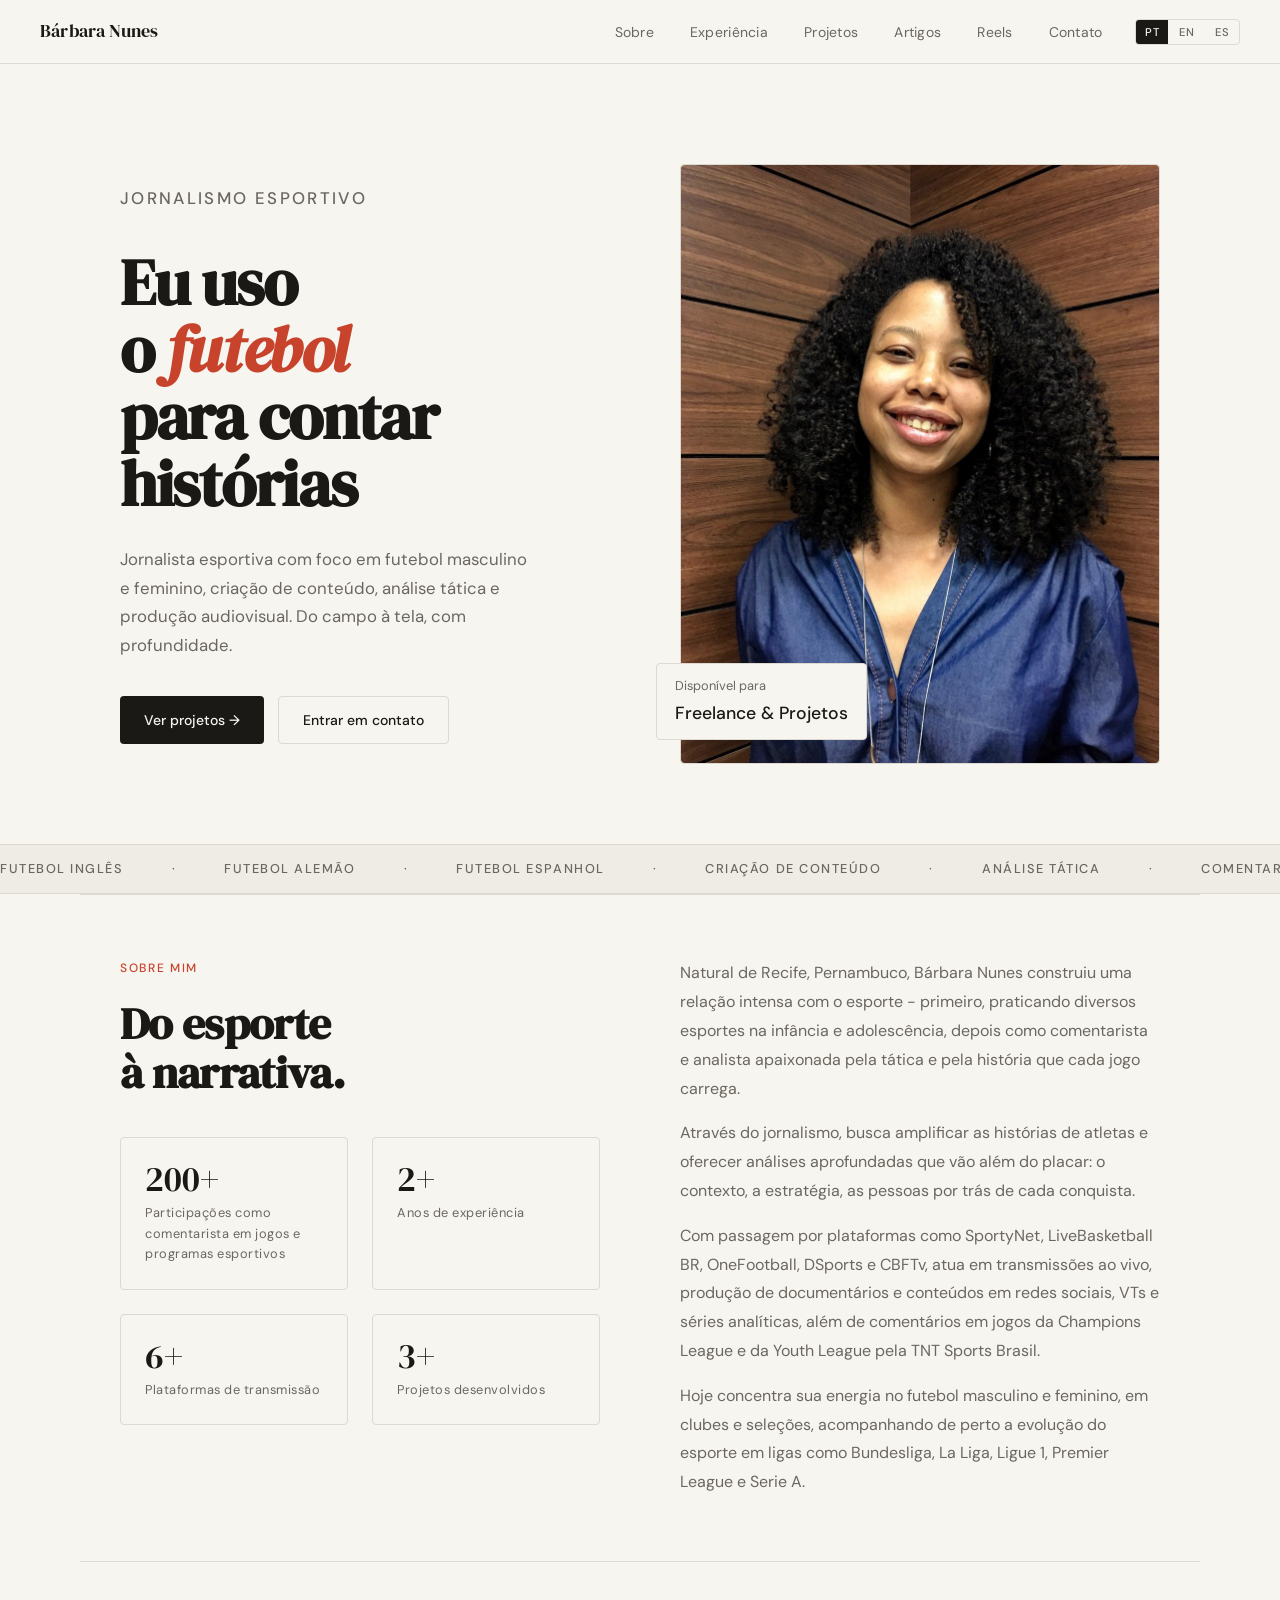
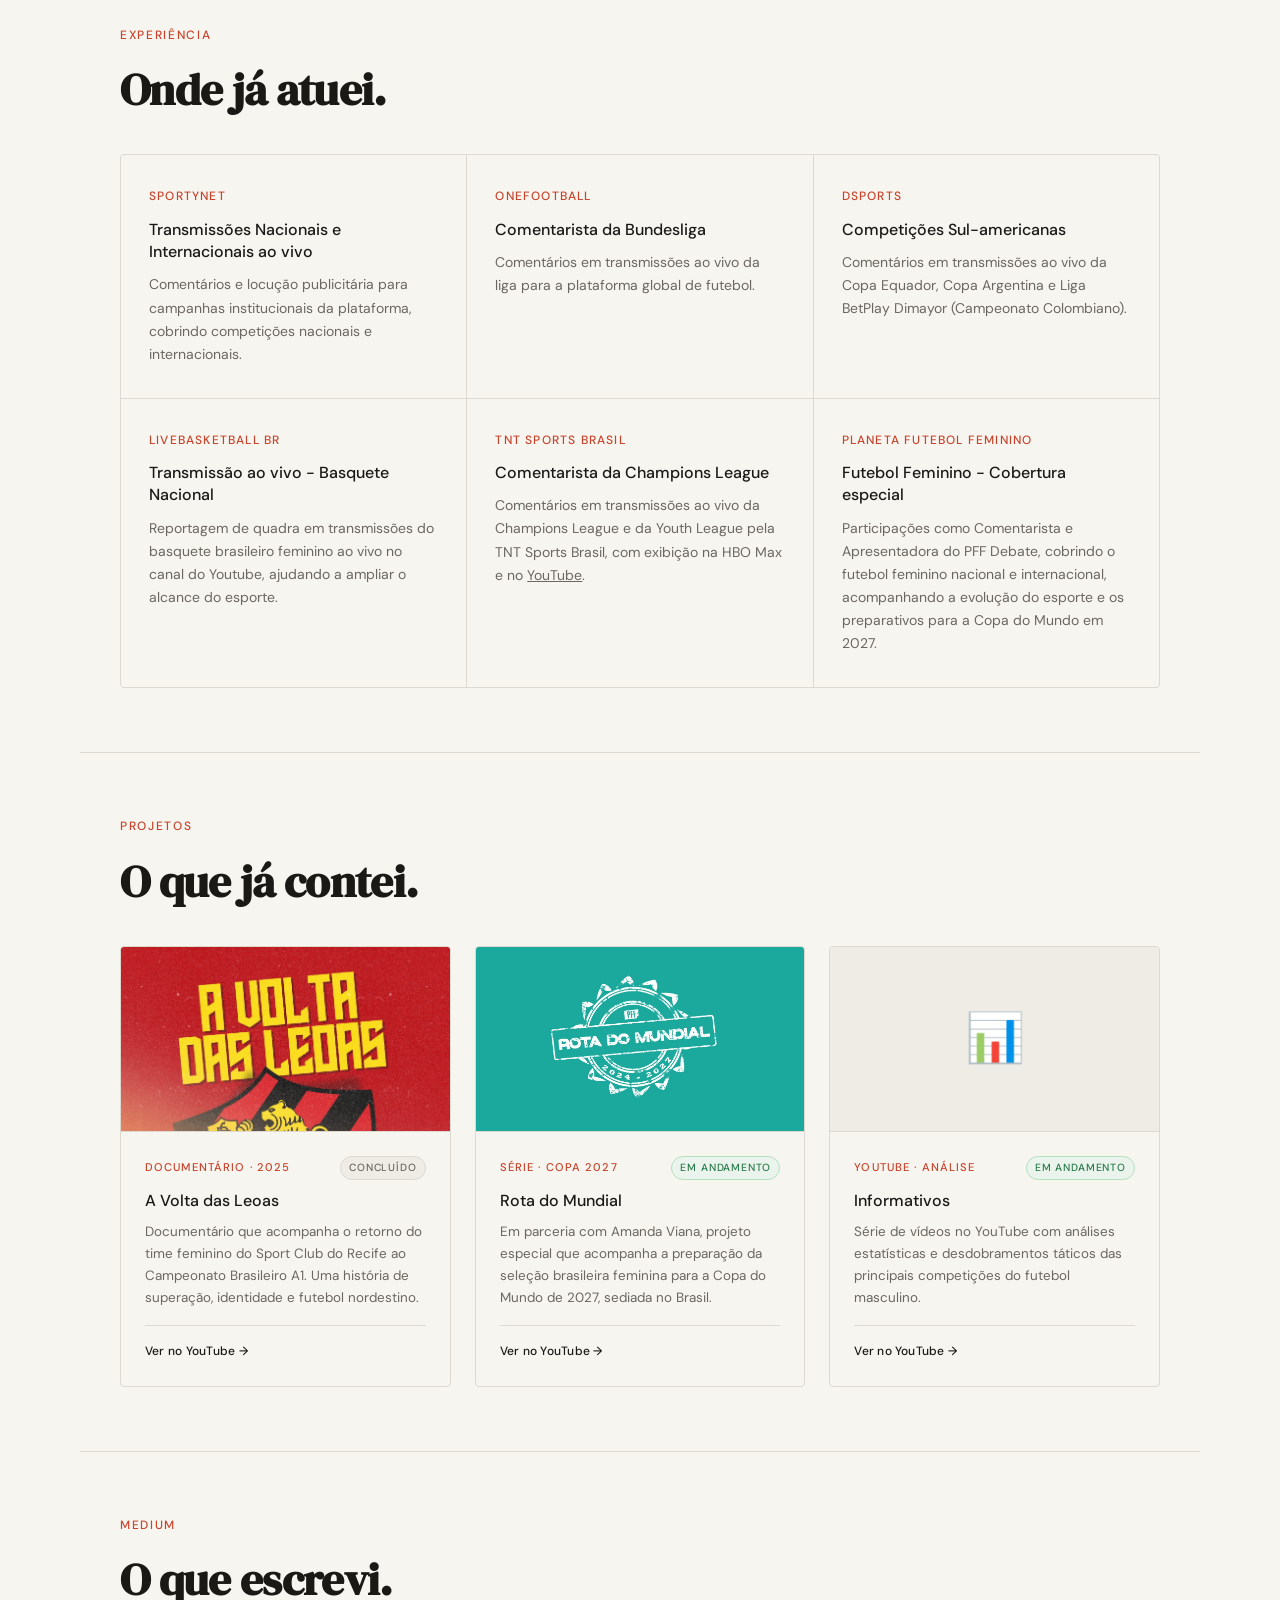
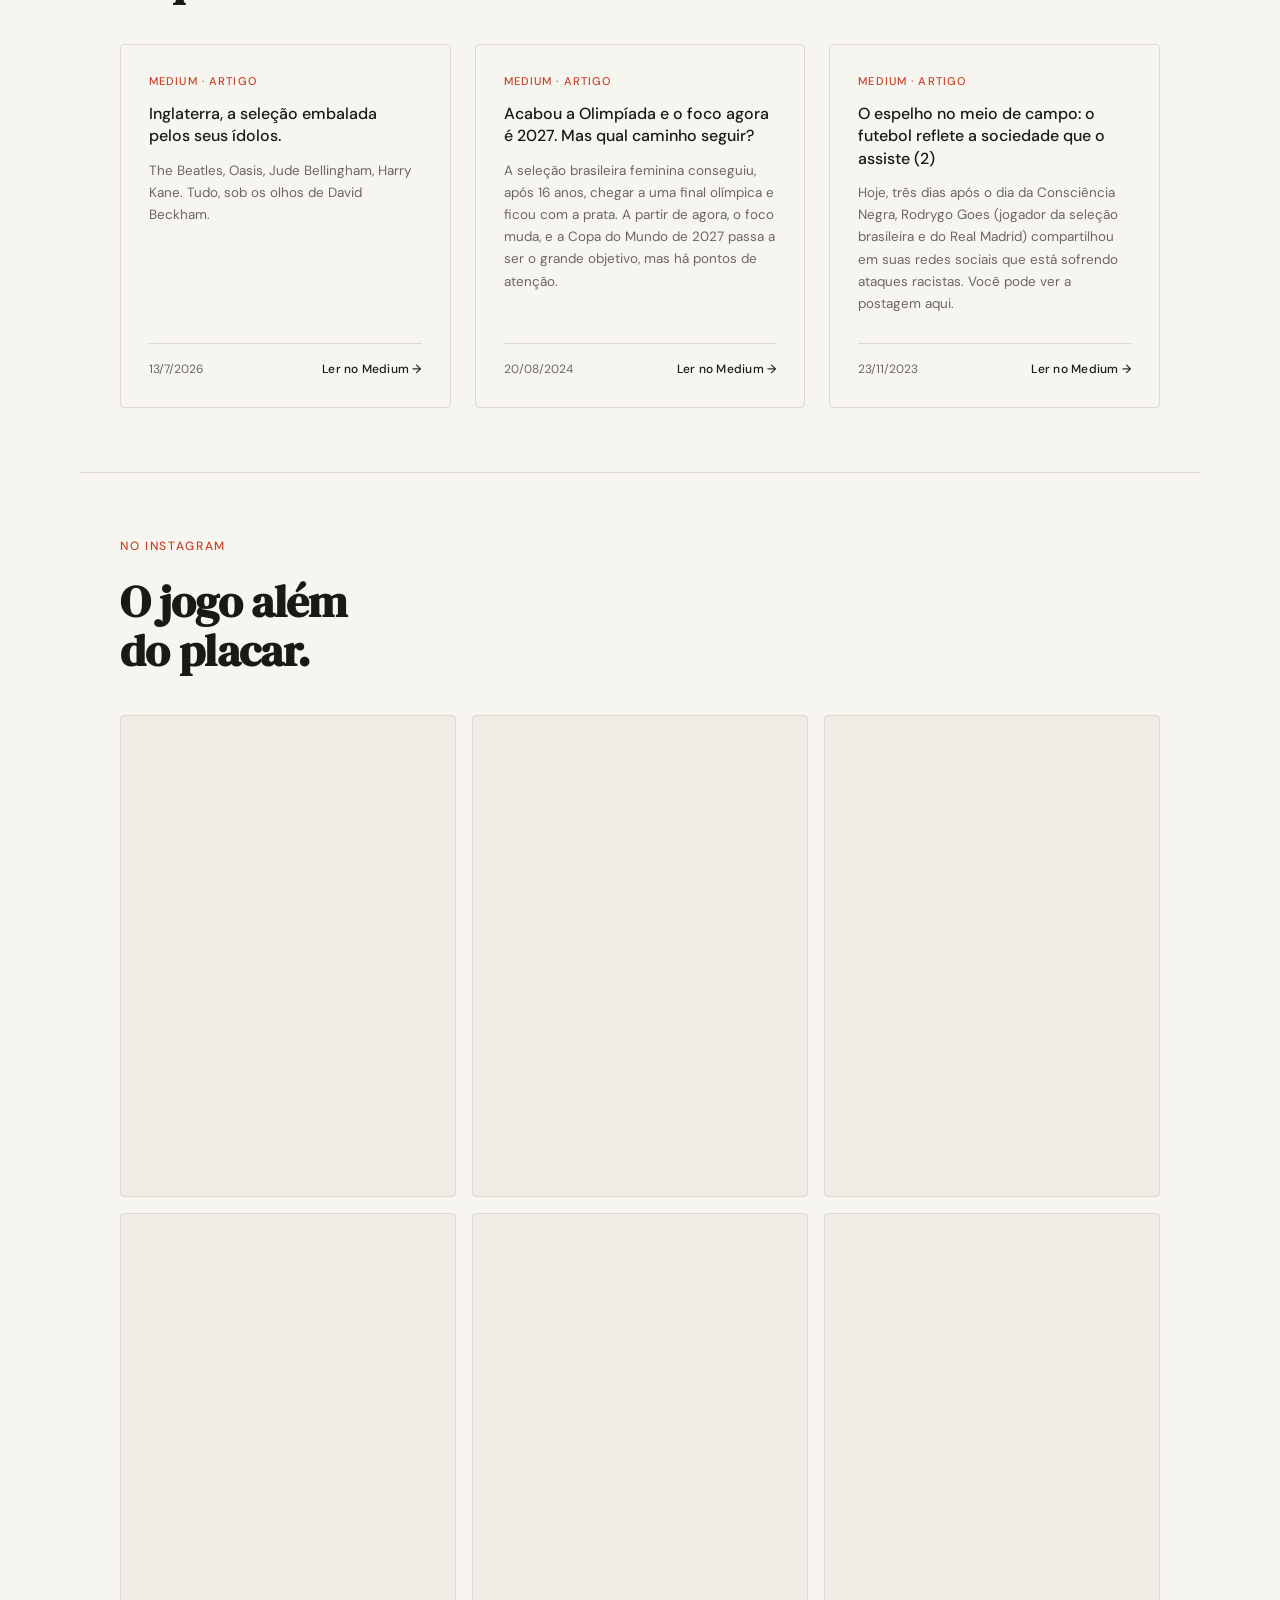
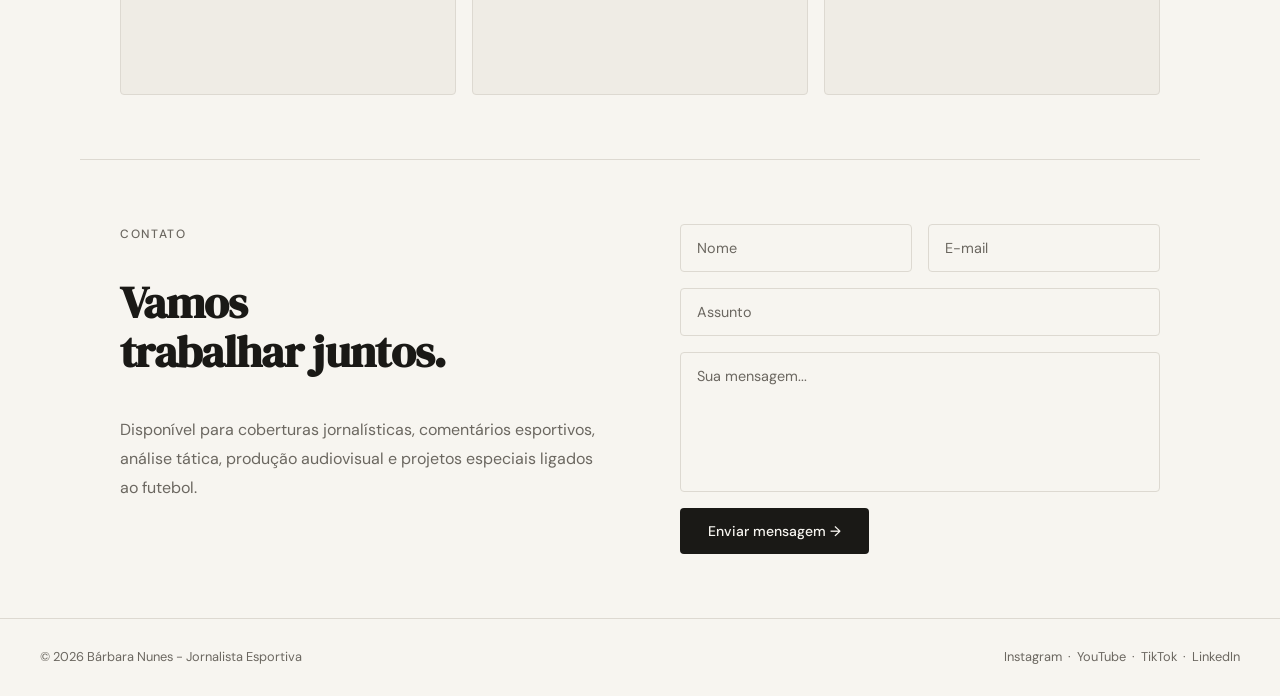
<file: index.html>
<!DOCTYPE html>
<html lang="pt-BR">
<head>
  <meta charset="UTF-8" />
  <meta name="viewport" content="width=device-width, initial-scale=1.0" />
  <title>Bárbara Nunes - Jornalista Esportiva</title>
  <link rel="preconnect" href="https://fonts.googleapis.com" />
  <link rel="preconnect" href="https://fonts.gstatic.com" crossorigin />
  <link href="https://fonts.googleapis.com/css2?family=DM+Sans:ital,opsz,wght@0,9..40,300;0,9..40,400;0,9..40,500;1,9..40,300&family=DM+Serif+Display:ital@0;1&display=swap" rel="stylesheet" />
  <link rel="stylesheet" href="./style.css" />
</head>
<body>

  <!-- NAV -->
  <nav>
    <a class="nav-logo" href="#hero">Bárbara Nunes</a>
    <div style="display:flex;align-items:center;">
      <ul class="nav-links">
        <li><a href="#sobre" data-i18n="nav.sobre">Sobre</a></li>
        <li><a href="#experiencia" data-i18n="nav.experiencia">Experiência</a></li>
        <li><a href="#projetos" data-i18n="nav.projetos">Projetos</a></li>
        <li><a href="#artigos" data-i18n="nav.artigos">Artigos</a></li>
        <li><a href="#cobertura">Reels</a></li>
        <li><a href="#contato" data-i18n="nav.contato">Contato</a></li>
      </ul>
      <div class="lang-switcher">
        <button class="lang-btn active" onclick="setLang('pt')">PT</button>
        <button class="lang-btn" onclick="setLang('en')">EN</button>
        <button class="lang-btn" onclick="setLang('es')">ES</button>
      </div>
    </div>
  </nav>

  <!-- HERO -->
  <div id="hero">
    <div class="hero-text">
      <p class="section-label" data-i18n="hero.label">Jornalismo esportivo</p>
      <h1 data-i18n-html="hero.h1">Eu uso <br/>o <em>futebol</em><br/>para contar histórias</h1>
      <p data-i18n="hero.p">
        Jornalista esportiva com foco em futebol masculino e feminino, criação de conteúdo, análise tática e produção audiovisual. Do campo à tela, com profundidade.
      </p>
      <div class="hero-actions">
        <a href="#projetos" class="btn btn-primary" data-i18n="hero.btn1">Ver projetos →</a>
        <a href="#contato" class="btn btn-ghost" data-i18n="hero.btn2">Entrar em contato</a>
      </div>
    </div>

    <div class="hero-image">
      <div class="photo-placeholder">
        <img src="./img/barbara.jpeg" alt="Bárbara Nunes Jornalista Esportiva" />
      </div>
      <div class="hero-tag">
        <span data-i18n="hero.tag.label">Disponível para</span>
        <strong data-i18n="hero.tag.strong">Freelance &amp; Projetos</strong>
      </div>
    </div>
  </div>

  <!-- MARQUEE STRIP -->
  <div class="strip">
    <div class="strip-track" id="strip-track"></div>
  </div>

  <!-- ABOUT -->
  <section id="sobre">
    <div>
      <p class="section-label" data-i18n="sobre.label">Sobre mim</p>
      <h2 data-i18n-html="sobre.h2">Do esporte<br/>à narrativa.</h2>
      <div class="about-stats">
        <div class="stat">
          <div class="stat-num">200+</div>
          <div class="stat-label" data-i18n="sobre.stat1">Participações como comentarista em jogos e programas esportivos</div>
        </div>
        <div class="stat">
          <div class="stat-num">2+</div>
          <div class="stat-label" data-i18n="sobre.stat2">Anos de experiência</div>
        </div>
        <div class="stat">
          <div class="stat-num">6+</div>
          <div class="stat-label" data-i18n="sobre.stat3">Plataformas de transmissão</div>
        </div>
        <div class="stat">
          <div class="stat-num">3+</div>
          <div class="stat-label" data-i18n="sobre.stat4">Projetos desenvolvidos</div>
        </div>
      </div>
    </div>

    <div class="about-body">
      <p data-i18n="sobre.p1">Natural de Recife, Pernambuco, Bárbara Nunes construiu uma relação intensa com o esporte - primeiro, praticando diversos esportes na infância e adolescência, depois como comentarista e analista apaixonada pela tática e pela história que cada jogo carrega.</p>
      <p data-i18n="sobre.p2">Através do jornalismo, busca amplificar as histórias de atletas e oferecer análises aprofundadas que vão além do placar: o contexto, a estratégia, as pessoas por trás de cada conquista.</p>
      <p data-i18n="sobre.p3">Com passagem por plataformas como SportyNet, LiveBasketball BR, OneFootball, DSports e CBFTv, atua em transmissões ao vivo, produção de documentários e conteúdos em redes sociais, VTs e séries analíticas, além de comentários em jogos da Champions League e da Youth League pela TNT Sports Brasil.</p>
      <p data-i18n="sobre.p4">Hoje concentra sua energia no futebol masculino e feminino, em clubes e seleções, acompanhando de perto a evolução do esporte em ligas como Bundesliga, La Liga, Ligue 1, Premier League e Serie A.</p>
    </div>
  </section>

  <!-- EXPERIENCE -->
  <section id="experiencia">
    <p class="section-label" data-i18n="exp.label">Experiência</p>
    <h2 data-i18n="exp.h2">Onde já atuei.</h2>

    <div class="exp-grid">
      <div class="exp-card">
        <div class="exp-outlet">SportyNet</div>
        <h3 data-i18n="exp.sportynet.h3">Transmissões Nacionais e Internacionais ao vivo</h3>
        <p data-i18n="exp.sportynet.p">Comentários e locução publicitária para campanhas institucionais da plataforma, cobrindo competições nacionais e internacionais.</p>
      </div>

      <div class="exp-card">
        <div class="exp-outlet">OneFootball</div>
        <h3 data-i18n="exp.onefootball.h3">Comentarista da Bundesliga</h3>
        <p data-i18n="exp.onefootball.p">Comentários em transmissões ao vivo da liga para a plataforma global de futebol.</p>
      </div>

      <div class="exp-card">
        <div class="exp-outlet">DSports</div>
        <h3 data-i18n="exp.dsports.h3">Competições Sul-americanas</h3>
        <p data-i18n="exp.dsports.p">Comentários em transmissões ao vivo da Copa Equador, Copa Argentina e Liga BetPlay Dimayor (Campeonato Colombiano).</p>
      </div>

      <div class="exp-card">
        <div class="exp-outlet">LiveBasketball BR</div>
        <h3 data-i18n="exp.livebasket.h3">Transmissão ao vivo - Basquete Nacional</h3>
        <p data-i18n="exp.livebasket.p">Reportagem de quadra em transmissões do basquete brasileiro feminino ao vivo no canal do Youtube, ajudando a ampliar o alcance do esporte.</p>
      </div>

      <div class="exp-card">
        <div class="exp-outlet">TNT Sports Brasil</div>
        <h3 data-i18n="exp.tnt.h3">Comentarista da Champions League</h3>
        <p data-i18n-html="exp.tnt.p">Comentários em transmissões ao vivo da Champions League e da Youth League pela TNT Sports Brasil, com exibição na HBO Max e no <a href="https://www.youtube.com/watch?v=fTZjXTGD4Yk" target="_blank" rel="noopener" style="color: inherit; text-decoration: underline;">YouTube</a>.</p>
      </div>

      <div class="exp-card">
        <div class="exp-outlet">Planeta Futebol Feminino</div>
        <h3 data-i18n="exp.pff.h3">Futebol Feminino - Cobertura especial</h3>
        <p data-i18n="exp.pff.p">Participações como Comentarista e Apresentadora do PFF Debate, cobrindo o futebol feminino nacional e internacional, acompanhando a evolução do esporte e os preparativos para a Copa do Mundo em 2027.</p>
      </div>
    </div>
  </section>

  <!-- PROJECTS -->
  <section id="projetos">
    <p class="section-label" data-i18n="proj.label">Projetos</p>
    <h2 data-i18n="proj.h2">O que já contei.</h2>

    <div class="projects-grid" id="projects-grid"></div>
  </section>

  <!-- ARTICLES -->
  <section id="artigos">
    <p class="section-label" data-i18n="artigos.label">Medium</p>
    <h2 data-i18n="artigos.h2">O que escrevi.</h2>
    <div class="articles-grid" id="articles-grid"></div>
  </section>

  <!-- REELS -->
  <section id="cobertura">
    <p class="section-label" data-i18n="reels.label">No Instagram</p>
    <h2 data-i18n-html="reels.h2">O jogo além<br/>do placar.</h2>

    <div class="reels-grid">
      <div class="reel-item"><iframe src="https://www.instagram.com/p/DfS0ATsvUE9/embed/" scrolling="no" allowtransparency="true" allowfullscreen="true"></iframe></div>
      <div class="reel-item"><iframe src="https://www.instagram.com/p/DeSO0D5Pyh6/embed/" scrolling="no" allowtransparency="true" allowfullscreen="true"></iframe></div>
      <div class="reel-item"><iframe src="https://www.instagram.com/p/Deb9mfrxuBk/embed/" scrolling="no" allowtransparency="true" allowfullscreen="true"></iframe></div>
      <div class="reel-item"><iframe src="https://www.instagram.com/reel/DaORbCwvIJ7/embed/" scrolling="no" allowtransparency="true" allowfullscreen="true"></iframe></div>
      <div class="reel-item"><iframe src="https://www.instagram.com/reel/DbBQ_v0R2P5/embed/" scrolling="no" allowtransparency="true" allowfullscreen="true"></iframe></div>
      <div class="reel-item"><iframe src="https://www.instagram.com/reel/DZ8EhXgxxSa/embed/" scrolling="no" allowtransparency="true" allowfullscreen="true"></iframe></div>
    </div>
  </section>

  <!-- CONTACT -->
  <section id="contato">
    <div class="contact-text">
      <p class="section-label" data-i18n="contato.label">Contato</p>
      <h2 data-i18n-html="contato.h2">Vamos<br/>trabalhar juntos.</h2>
      <p data-i18n="contato.p">Disponível para coberturas jornalísticas, comentários esportivos, análise tática, produção audiovisual e projetos especiais ligados ao futebol.</p>

    </div>

    <form class="contact-form" action="https://formspree.io/f/xgojrzkr" method="POST" onsubmit="handleSubmit(event)">
      <div class="form-row">
        <input type="text" name="nome" data-i18n-placeholder="contato.nome" placeholder="Nome" required />
        <input type="email" name="email" placeholder="E-mail" required />
      </div>
      <input type="text" name="assunto" data-i18n-placeholder="contato.assunto" placeholder="Assunto" required />
      <textarea name="mensagem" data-i18n-placeholder="contato.mensagem" placeholder="Sua mensagem..." required></textarea>
      <button type="submit" class="btn btn-primary" data-i18n="contato.btn" style="align-self: flex-start; padding: 14px 28px;">
        Enviar mensagem →
      </button>
    </form>
  </section>

  <!-- FOOTER -->
  <footer>
    <span data-i18n="footer.copy">© 2026 Bárbara Nunes - Jornalista Esportiva</span>
    <span>
      <a href="https://www.instagram.com/oqueabahviu/" target="_blank" rel="noopener">Instagram</a>
      &nbsp;·&nbsp;
      <a href="https://www.youtube.com/@oqueabahviu" target="_blank" rel="noopener">YouTube</a>
      &nbsp;·&nbsp;
      <a href="https://www.tiktok.com/@oqueabahviu" target="_blank" rel="noopener">TikTok</a>
      &nbsp;·&nbsp;
      <a href="https://www.linkedin.com/in/barbaranunespereira/" target="_blank" rel="noopener">LinkedIn</a>
    </span>
  </footer>

  <script src="./script.js" defer></script>

</body>
</html>
</file>
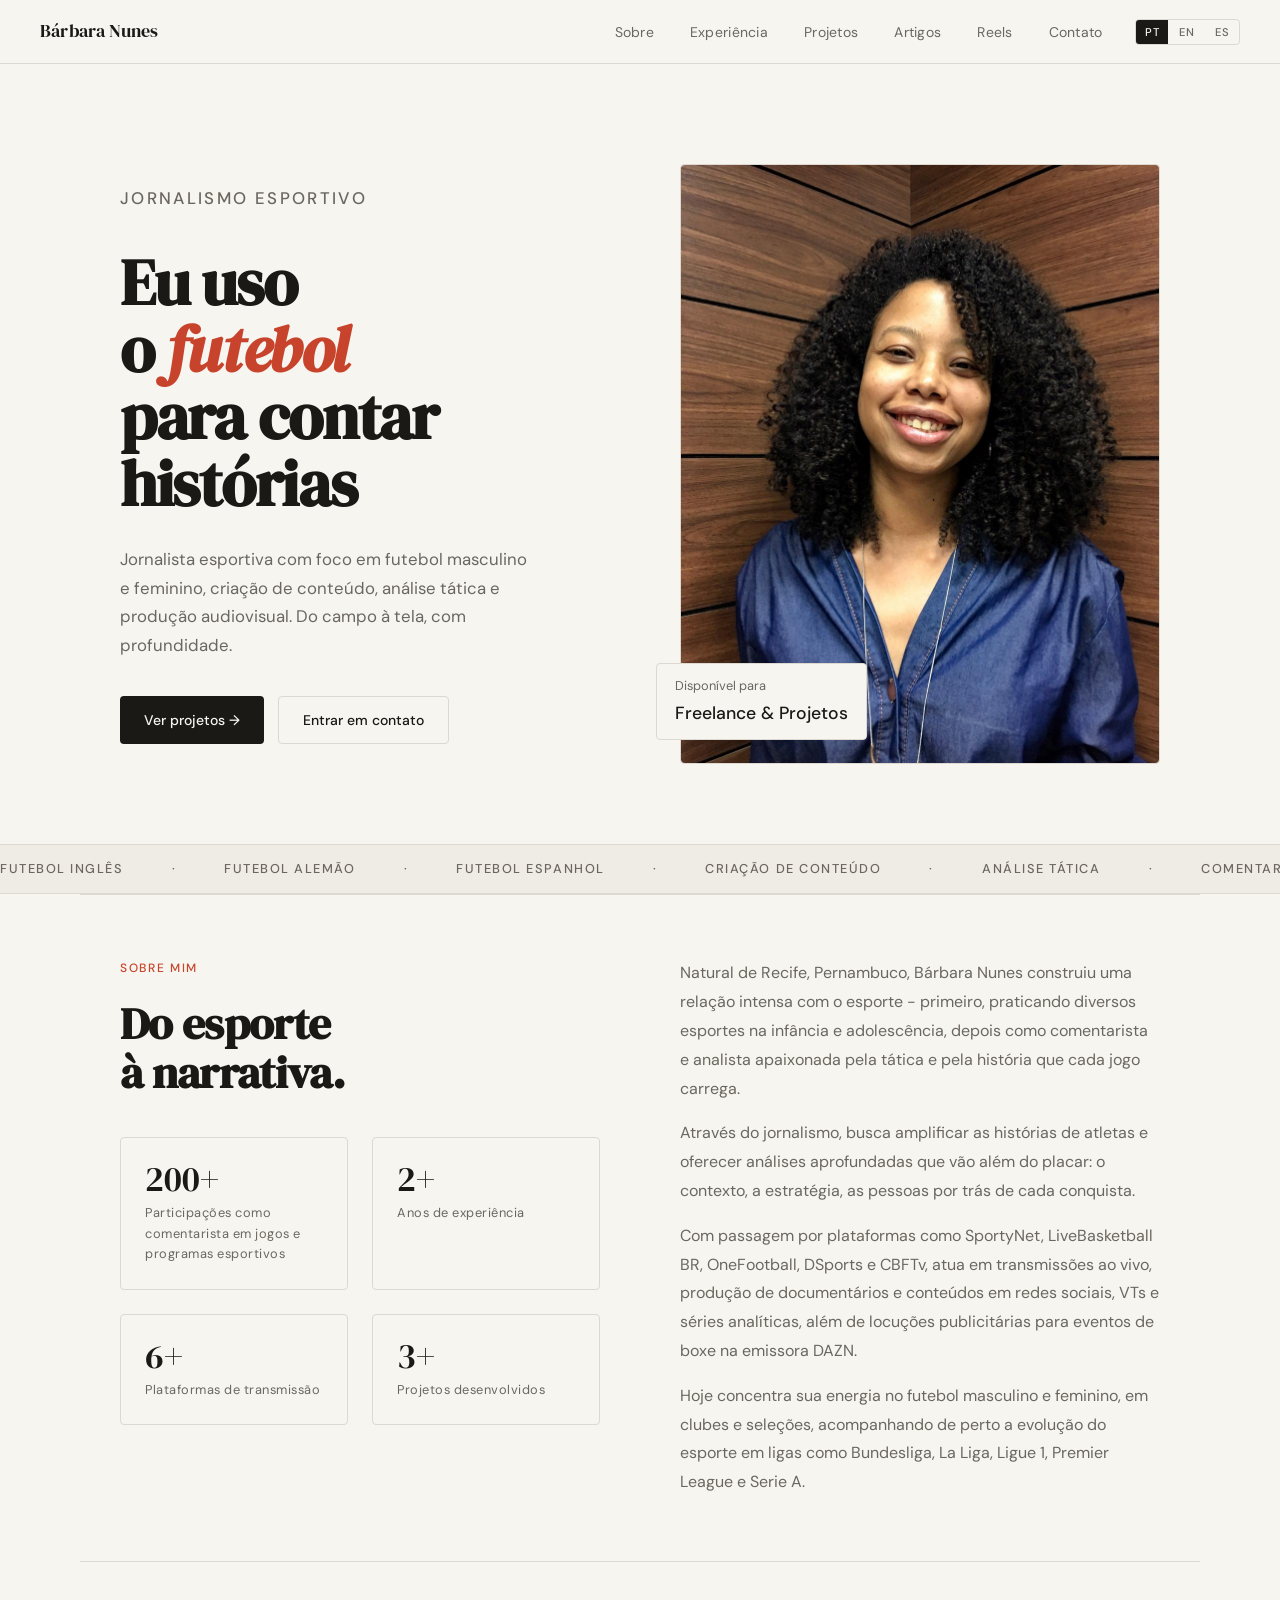
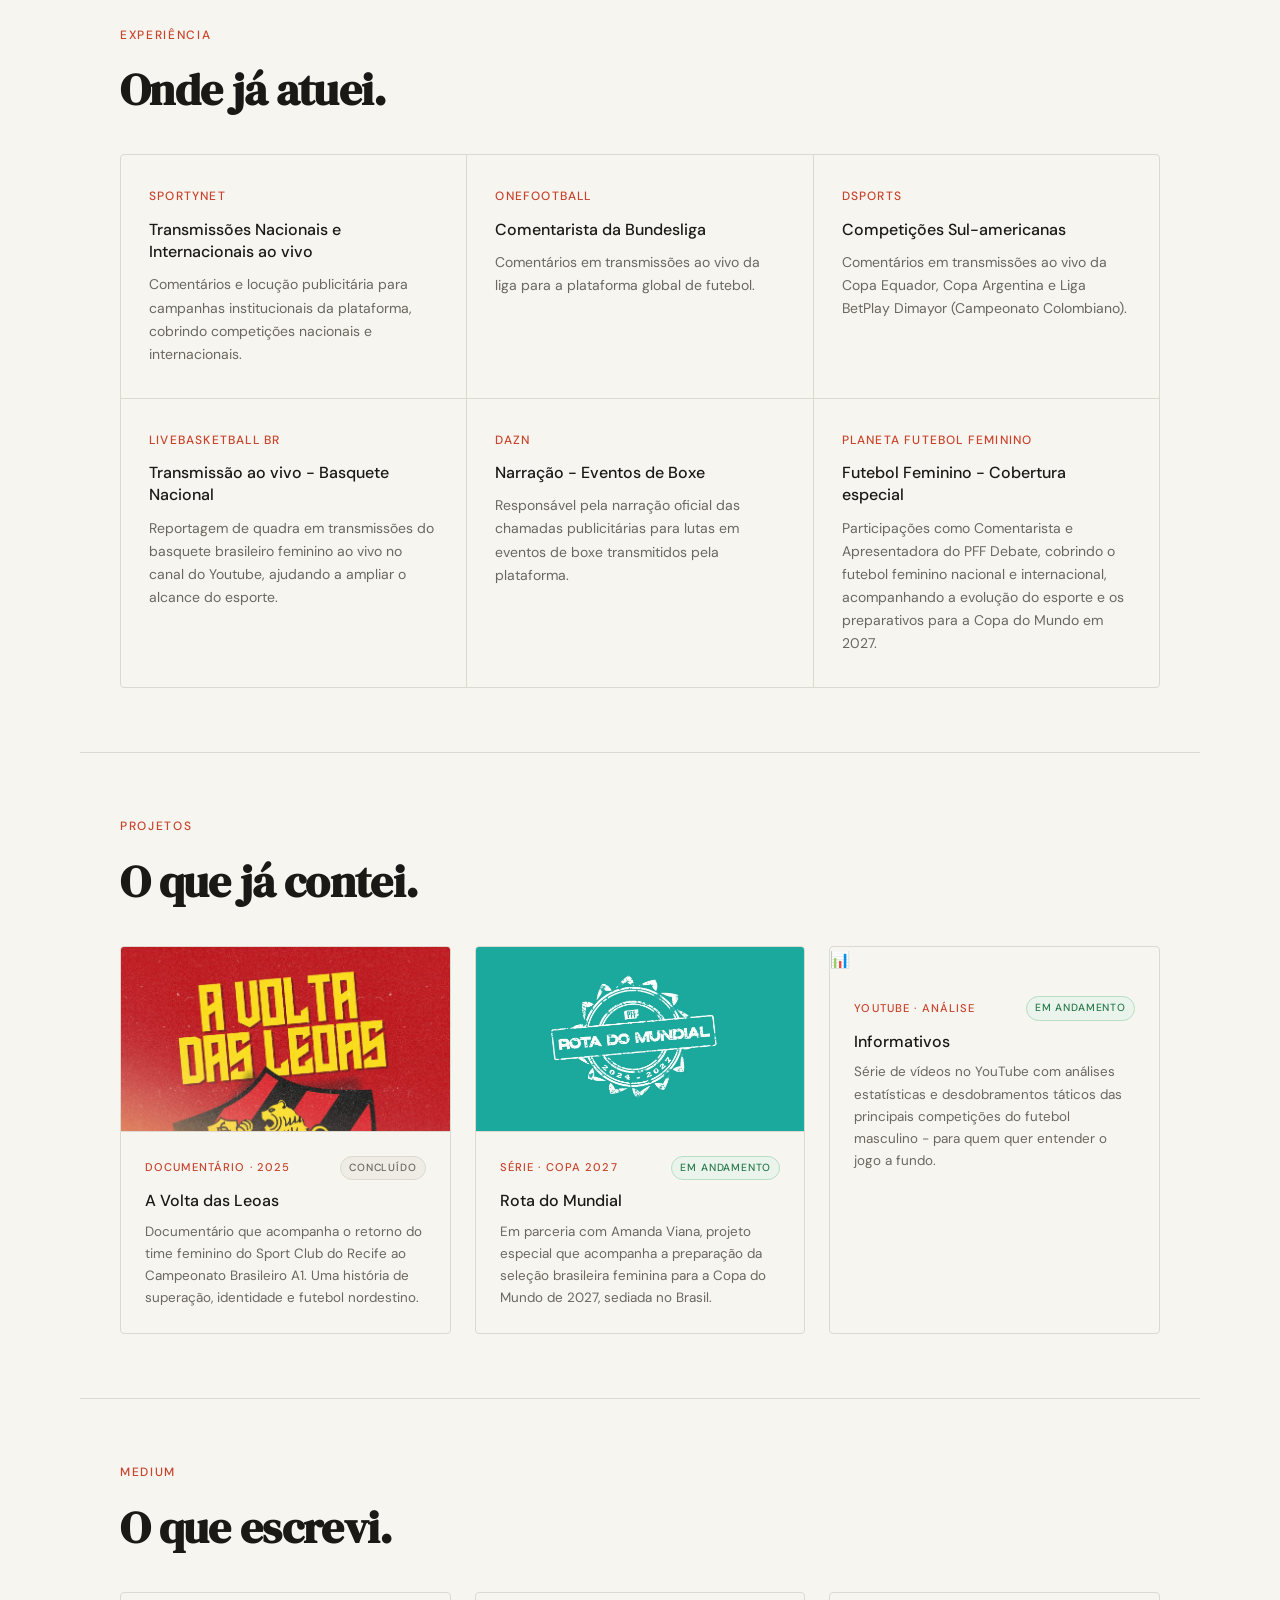
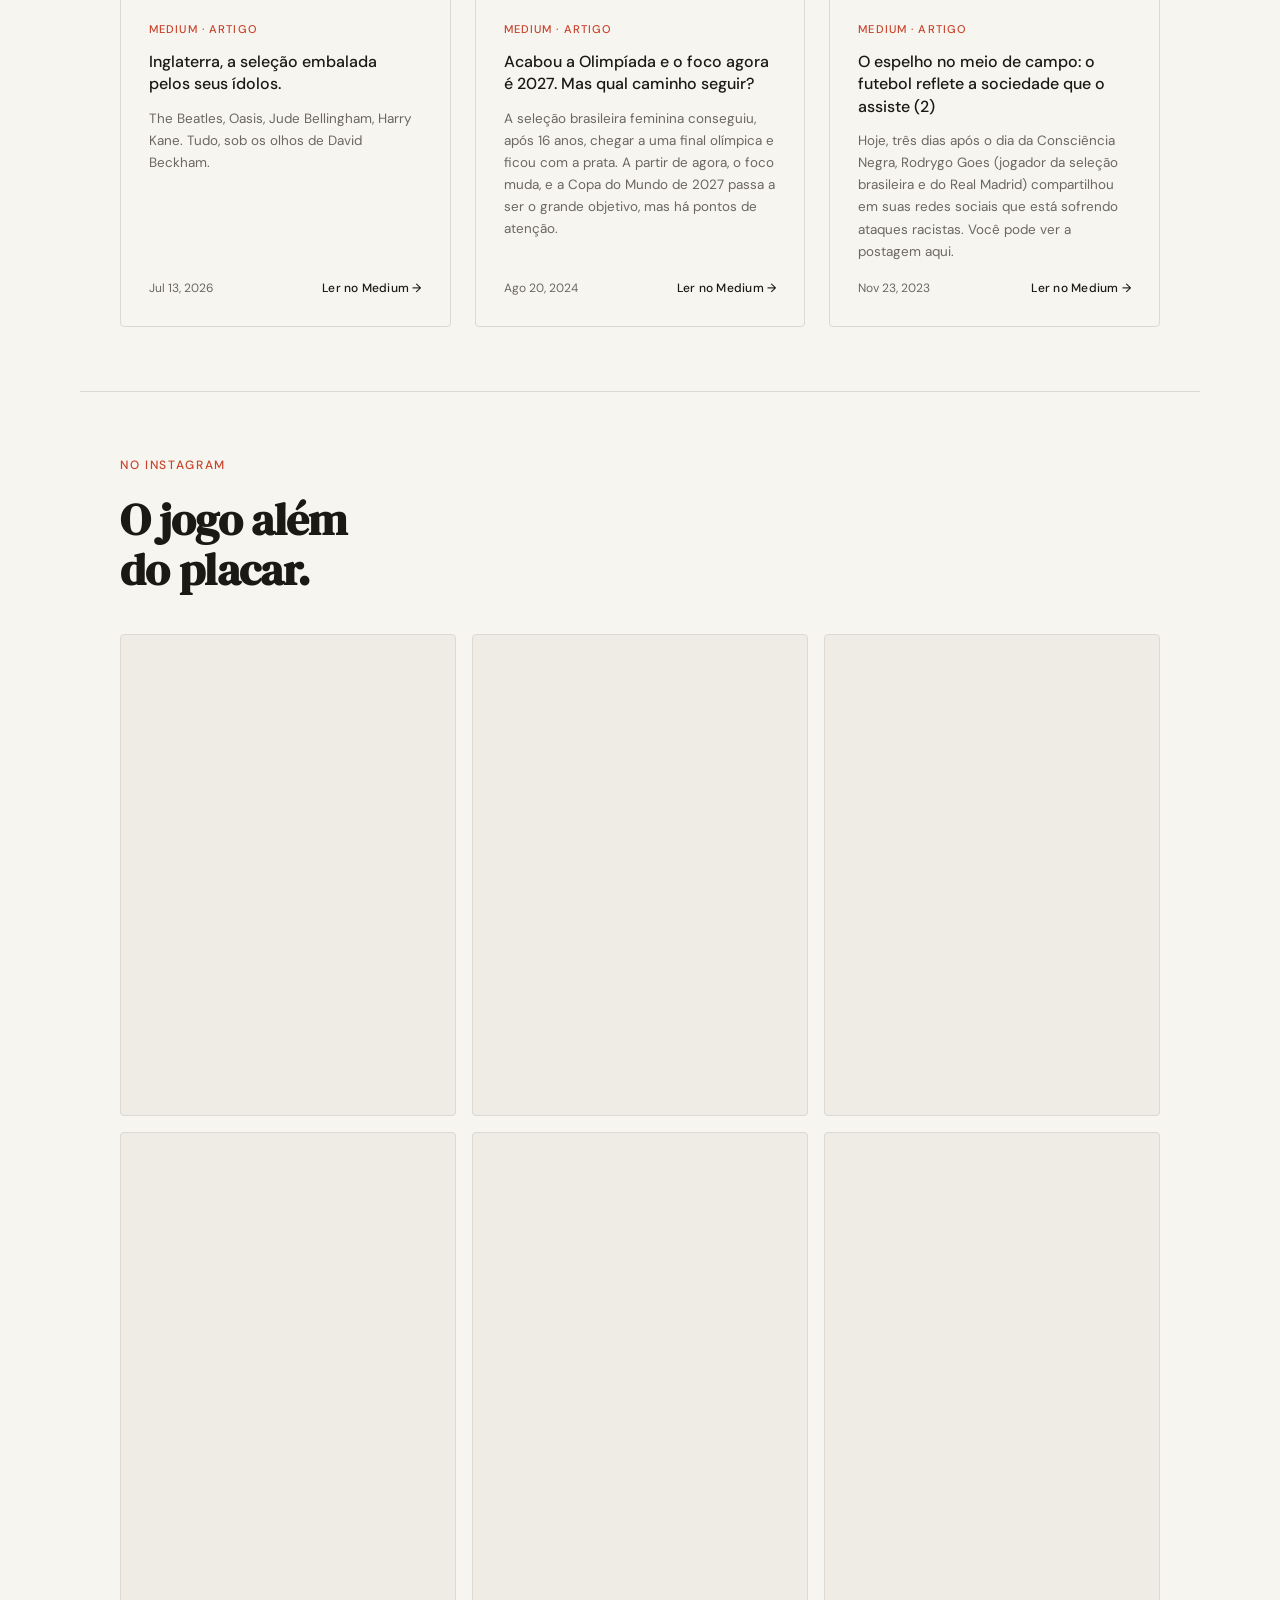
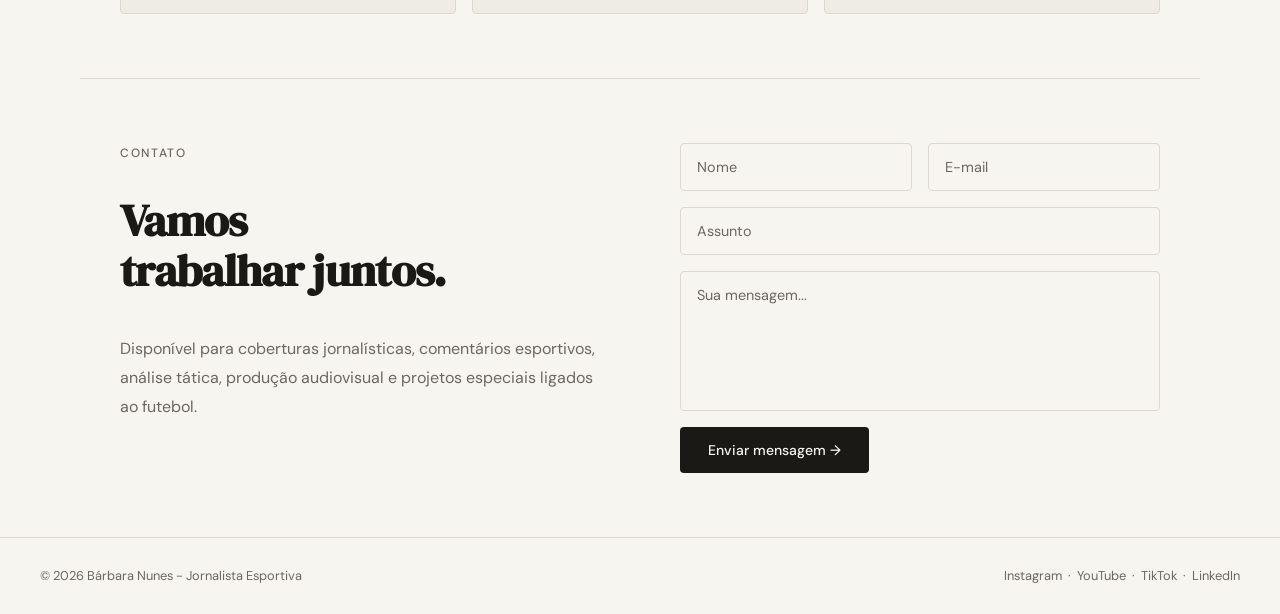
<file: docs/index.html>
<!DOCTYPE html>
<html lang="pt-BR">
<head>
  <meta charset="UTF-8" />
  <meta name="viewport" content="width=device-width, initial-scale=1.0" />
  <title>Bárbara Nunes - Jornalista Esportiva</title>
  <link rel="preconnect" href="https://fonts.googleapis.com" />
  <link rel="preconnect" href="https://fonts.gstatic.com" crossorigin />
  <link href="https://fonts.googleapis.com/css2?family=DM+Sans:ital,opsz,wght@0,9..40,300;0,9..40,400;0,9..40,500;1,9..40,300&family=DM+Serif+Display:ital@0;1&display=swap" rel="stylesheet" />
  <link rel="stylesheet" href="./style.css" />
</head>
<body>

  <!-- NAV -->
  <nav>
    <a class="nav-logo" href="#hero">Bárbara Nunes</a>
    <div style="display:flex;align-items:center;">
      <ul class="nav-links">
        <li><a href="#sobre" data-i18n="nav.sobre">Sobre</a></li>
        <li><a href="#experiencia" data-i18n="nav.experiencia">Experiência</a></li>
        <li><a href="#projetos" data-i18n="nav.projetos">Projetos</a></li>
        <li><a href="#artigos" data-i18n="nav.artigos">Artigos</a></li>
        <li><a href="#cobertura">Reels</a></li>
        <li><a href="#contato" data-i18n="nav.contato">Contato</a></li>
      </ul>
      <div class="lang-switcher">
        <button class="lang-btn active" onclick="setLang('pt')">PT</button>
        <button class="lang-btn" onclick="setLang('en')">EN</button>
        <button class="lang-btn" onclick="setLang('es')">ES</button>
      </div>
    </div>
  </nav>

  <!-- HERO -->
  <div id="hero">
    <div class="hero-text">
      <p class="section-label" data-i18n="hero.label">Jornalismo esportivo</p>
      <h1 data-i18n-html="hero.h1">Eu uso <br/>o <em>futebol</em><br/>para contar histórias</h1>
      <p data-i18n="hero.p">
        Jornalista esportiva com foco em futebol masculino e feminino, criação de conteúdo, análise tática e produção audiovisual. Do campo à tela, com profundidade.
      </p>
      <div class="hero-actions">
        <a href="#projetos" class="btn btn-primary" data-i18n="hero.btn1">Ver projetos →</a>
        <a href="#contato" class="btn btn-ghost" data-i18n="hero.btn2">Entrar em contato</a>
      </div>
    </div>

    <div class="hero-image">
      <div class="photo-placeholder">
        <img src="../img/barbara.jpeg" alt="Bárbara Nunes Jornalista Esportiva" />
      </div>
      <div class="hero-tag">
        <span data-i18n="hero.tag.label">Disponível para</span>
        <strong data-i18n="hero.tag.strong">Freelance &amp; Projetos</strong>
      </div>
    </div>
  </div>

  <!-- MARQUEE STRIP -->
  <div class="strip">
    <div class="strip-track" id="strip-track"></div>
  </div>

  <!-- ABOUT -->
  <section id="sobre">
    <div>
      <p class="section-label" data-i18n="sobre.label">Sobre mim</p>
      <h2 data-i18n-html="sobre.h2">Do esporte<br/>à narrativa.</h2>
      <div class="about-stats">
        <div class="stat">
          <div class="stat-num">200+</div>
          <div class="stat-label" data-i18n="sobre.stat1">Participações como comentarista em jogos e programas esportivos</div>
        </div>
        <div class="stat">
          <div class="stat-num">2+</div>
          <div class="stat-label" data-i18n="sobre.stat2">Anos de experiência</div>
        </div>
        <div class="stat">
          <div class="stat-num">6+</div>
          <div class="stat-label" data-i18n="sobre.stat3">Plataformas de transmissão</div>
        </div>
        <div class="stat">
          <div class="stat-num">3+</div>
          <div class="stat-label" data-i18n="sobre.stat4">Projetos desenvolvidos</div>
        </div>
      </div>
    </div>

    <div class="about-body">
      <p data-i18n="sobre.p1">Natural de Recife, Pernambuco, Bárbara Nunes construiu uma relação intensa com o esporte - primeiro, praticando diversos esportes na infância e adolescência, depois como comentarista e analista apaixonada pela tática e pela história que cada jogo carrega.</p>
      <p data-i18n="sobre.p2">Através do jornalismo, busca amplificar as histórias de atletas e oferecer análises aprofundadas que vão além do placar: o contexto, a estratégia, as pessoas por trás de cada conquista.</p>
      <p data-i18n="sobre.p3">Com passagem por plataformas como SportyNet, LiveBasketball BR, OneFootball, DSports e CBFTv, atua em transmissões ao vivo, produção de documentários e conteúdos em redes sociais, VTs e séries analíticas, além de locuções publicitárias para eventos de boxe na emissora DAZN.</p>
      <p data-i18n="sobre.p4">Hoje concentra sua energia no futebol masculino e feminino, em clubes e seleções, acompanhando de perto a evolução do esporte em ligas como Bundesliga, La Liga, Ligue 1, Premier League e Serie A.</p>
    </div>
  </section>

  <!-- EXPERIENCE -->
  <section id="experiencia">
    <p class="section-label" data-i18n="exp.label">Experiência</p>
    <h2 data-i18n="exp.h2">Onde já atuei.</h2>

    <div class="exp-grid">
      <div class="exp-card">
        <div class="exp-outlet">SportyNet</div>
        <h3 data-i18n="exp.sportynet.h3">Transmissões Nacionais e Internacionais ao vivo</h3>
        <p data-i18n="exp.sportynet.p">Comentários e locução publicitária para campanhas institucionais da plataforma, cobrindo competições nacionais e internacionais.</p>
      </div>

      <div class="exp-card">
        <div class="exp-outlet">OneFootball</div>
        <h3 data-i18n="exp.onefootball.h3">Comentarista da Bundesliga</h3>
        <p data-i18n="exp.onefootball.p">Comentários em transmissões ao vivo da liga para a plataforma global de futebol.</p>
      </div>

      <div class="exp-card">
        <div class="exp-outlet">DSports</div>
        <h3 data-i18n="exp.dsports.h3">Competições Sul-americanas</h3>
        <p data-i18n="exp.dsports.p">Comentários em transmissões ao vivo da Copa Equador, Copa Argentina e Liga BetPlay Dimayor (Campeonato Colombiano).</p>
      </div>

      <div class="exp-card">
        <div class="exp-outlet">LiveBasketball BR</div>
        <h3 data-i18n="exp.livebasket.h3">Transmissão ao vivo - Basquete Nacional</h3>
        <p data-i18n="exp.livebasket.p">Reportagem de quadra em transmissões do basquete brasileiro feminino ao vivo no canal do Youtube, ajudando a ampliar o alcance do esporte.</p>
      </div>

      <div class="exp-card">
        <div class="exp-outlet">DAZN</div>
        <h3 data-i18n="exp.dazn.h3">Narração - Eventos de Boxe</h3>
        <p data-i18n="exp.dazn.p">Responsável pela narração oficial das chamadas publicitárias para lutas em eventos de boxe transmitidos pela plataforma.</p>
      </div>

      <div class="exp-card">
        <div class="exp-outlet">Planeta Futebol Feminino</div>
        <h3 data-i18n="exp.pff.h3">Futebol Feminino - Cobertura especial</h3>
        <p data-i18n="exp.pff.p">Participações como Comentarista e Apresentadora do PFF Debate, cobrindo o futebol feminino nacional e internacional, acompanhando a evolução do esporte e os preparativos para a Copa do Mundo em 2027.</p>
      </div>
    </div>
  </section>

  <!-- PROJECTS -->
  <section id="projetos">
    <p class="section-label" data-i18n="proj.label">Projetos</p>
    <h2 data-i18n="proj.h2">O que já contei.</h2>

    <div class="projects-grid">
      <div class="project-card">
        <div class="project-thumb"><img src="../img/a_volta_das_leoas.png" alt="a volta das leoas documentário"/>
        </div>
        <div class="project-body">
          <div class="project-header">
            <span class="project-tag" data-i18n="proj.leoas.tag">Documentário · 2025</span>
            <span class="status-badge concluido" data-i18n="badge.concluido">Concluído</span>
          </div>
          <h3>A Volta das Leoas</h3>
          <p data-i18n="proj.leoas.p">Documentário que acompanha o retorno do time feminino do Sport Club do Recife ao Campeonato Brasileiro A1. Uma história de superação, identidade e futebol nordestino.</p>
        </div>
      </div>

      <div class="project-card">
        <div class="project-thumb"><img src="../img/rota_do_mundial.jpeg" alt="rota do mundial"/>
        </div>
        <div class="project-body">
          <div class="project-header">
            <span class="project-tag" data-i18n="proj.rota.tag">Série · Copa 2027</span>
            <span class="status-badge em-andamento" data-i18n="badge.andamento">Em andamento</span>
          </div>
          <h3>Rota do Mundial</h3>
          <p data-i18n="proj.rota.p">Em parceria com Amanda Viana, projeto especial que acompanha a preparação da seleção brasileira feminina para a Copa do Mundo de 2027, sediada no Brasil.</p>
        </div>
      </div>

      <div class="project-card">
        <div class="project-thumb">📊</div>
        <div class="project-body">
          <div class="project-header">
            <span class="project-tag" data-i18n="proj.info.tag">YouTube · Análise</span>
            <span class="status-badge em-andamento" data-i18n="badge.andamento">Em andamento</span>
          </div>
          <h3>Informativos</h3>
          <p data-i18n="proj.info.p">Série de vídeos no YouTube com análises estatísticas e desdobramentos táticos das principais competições do futebol masculino - para quem quer entender o jogo a fundo.</p>
        </div>
      </div>
    </div>
  </section>

  <!-- ARTICLES -->
  <section id="artigos">
    <p class="section-label" data-i18n="artigos.label">Medium</p>
    <h2 data-i18n="artigos.h2">O que escrevi.</h2>
    <div class="articles-grid" id="articles-grid"></div>
  </section>

  <!-- REELS -->
  <section id="cobertura">
    <p class="section-label" data-i18n="reels.label">No Instagram</p>
    <h2 data-i18n-html="reels.h2">O jogo além<br/>do placar.</h2>

    <div class="reels-grid">
      <div class="reel-item"><iframe src="https://www.instagram.com/reel/DZvdhfUvSW5/embed/" scrolling="no" allowtransparency="true" allowfullscreen="true"></iframe></div>
      <div class="reel-item"><iframe src="https://www.instagram.com/reel/DaORbCwvIJ7/embed/" scrolling="no" allowtransparency="true" allowfullscreen="true"></iframe></div>
      <div class="reel-item"><iframe src="https://www.instagram.com/reel/DaTJPMxO-Ll/embed/" scrolling="no" allowtransparency="true" allowfullscreen="true"></iframe></div>
      <div class="reel-item"><iframe src="https://www.instagram.com/reel/DaQzig-PDIi/embed/" scrolling="no" allowtransparency="true" allowfullscreen="true"></iframe></div>
      <div class="reel-item"><iframe src="https://www.instagram.com/reel/DZ-tyhWvPkU/embed/" scrolling="no" allowtransparency="true" allowfullscreen="true"></iframe></div>
      <div class="reel-item"><iframe src="https://www.instagram.com/reel/DZ8EhXgxxSa/embed/" scrolling="no" allowtransparency="true" allowfullscreen="true"></iframe></div>
    </div>
  </section>

  <!-- CONTACT -->
  <section id="contato">
    <div class="contact-text">
      <p class="section-label" data-i18n="contato.label">Contato</p>
      <h2 data-i18n-html="contato.h2">Vamos<br/>trabalhar juntos.</h2>
      <p data-i18n="contato.p">Disponível para coberturas jornalísticas, comentários esportivos, análise tática, produção audiovisual e projetos especiais ligados ao futebol.</p>

    </div>

    <form class="contact-form" action="https://formspree.io/f/xgojrzkr" method="POST" onsubmit="handleSubmit(event)">
      <div class="form-row">
        <input type="text" name="nome" data-i18n-placeholder="contato.nome" placeholder="Nome" required />
        <input type="email" name="email" placeholder="E-mail" required />
      </div>
      <input type="text" name="assunto" data-i18n-placeholder="contato.assunto" placeholder="Assunto" required />
      <textarea name="mensagem" data-i18n-placeholder="contato.mensagem" placeholder="Sua mensagem..." required></textarea>
      <button type="submit" class="btn btn-primary" data-i18n="contato.btn" style="align-self: flex-start; padding: 14px 28px;">
        Enviar mensagem →
      </button>
    </form>
  </section>

  <!-- FOOTER -->
  <footer>
    <span data-i18n="footer.copy">© 2026 Bárbara Nunes - Jornalista Esportiva</span>
    <span>
      <a href="https://www.instagram.com/oqueabahviu/" target="_blank" rel="noopener">Instagram</a>
      &nbsp;·&nbsp;
      <a href="https://www.youtube.com/@oqueabahviu" target="_blank" rel="noopener">YouTube</a>
      &nbsp;·&nbsp;
      <a href="https://www.tiktok.com/@oqueabahviu" target="_blank" rel="noopener">TikTok</a>
      &nbsp;·&nbsp;
      <a href="https://www.linkedin.com/in/barbaranunespereira/" target="_blank" rel="noopener">LinkedIn</a>
    </span>
  </footer>

  <script src="./script.js" defer></script>

</body>
</html>
</file>
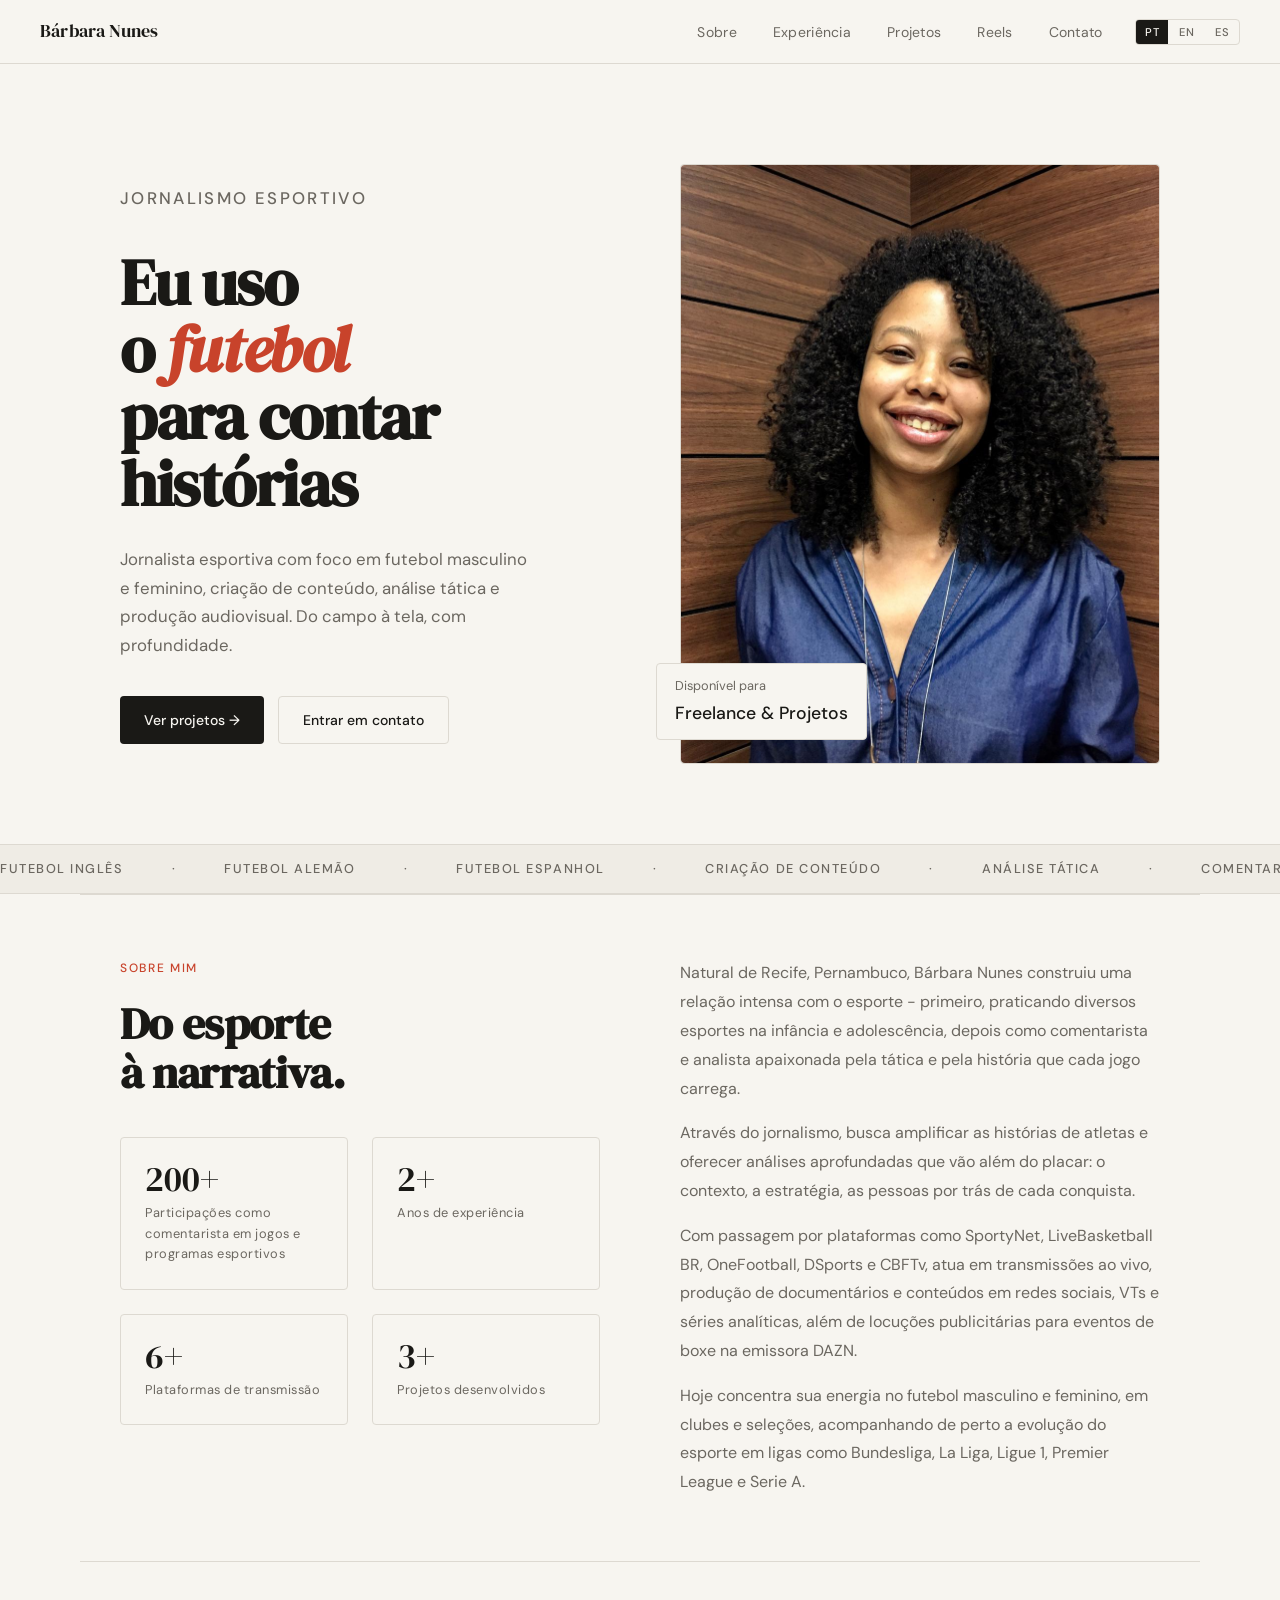
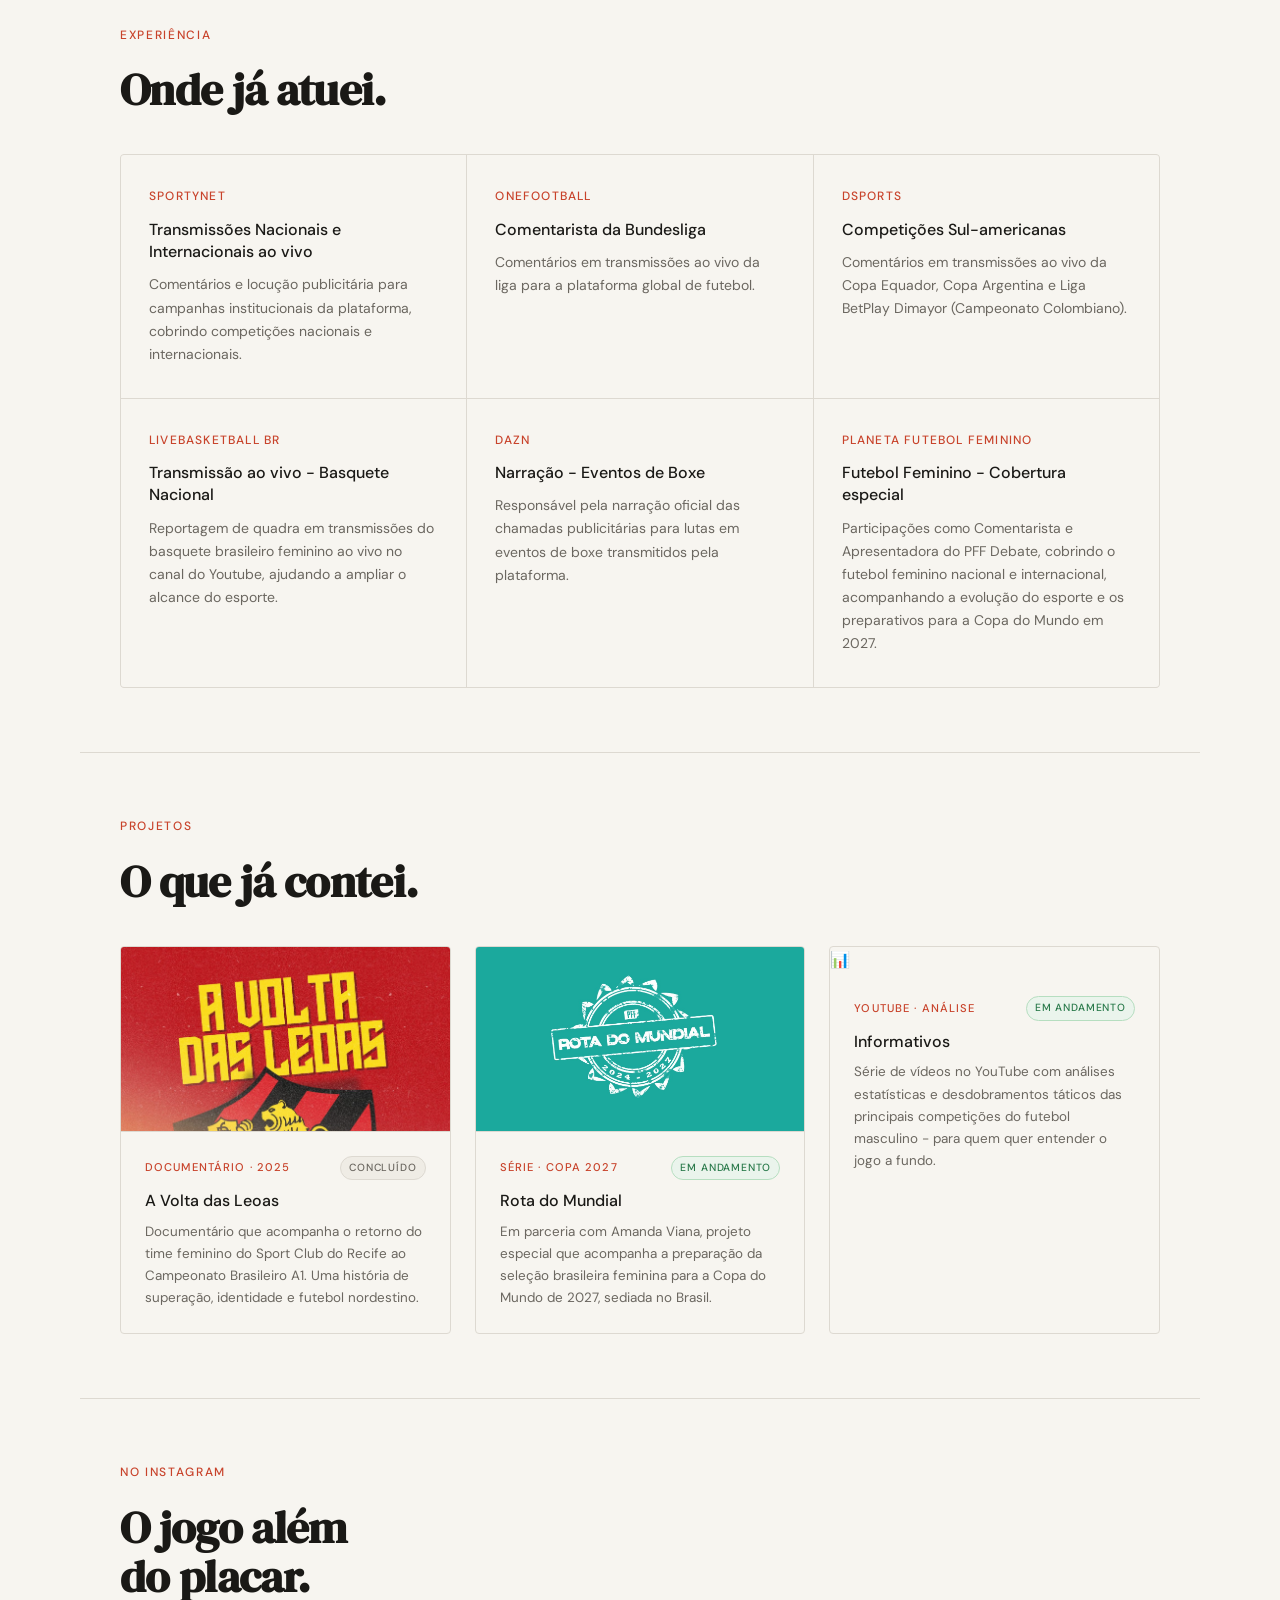
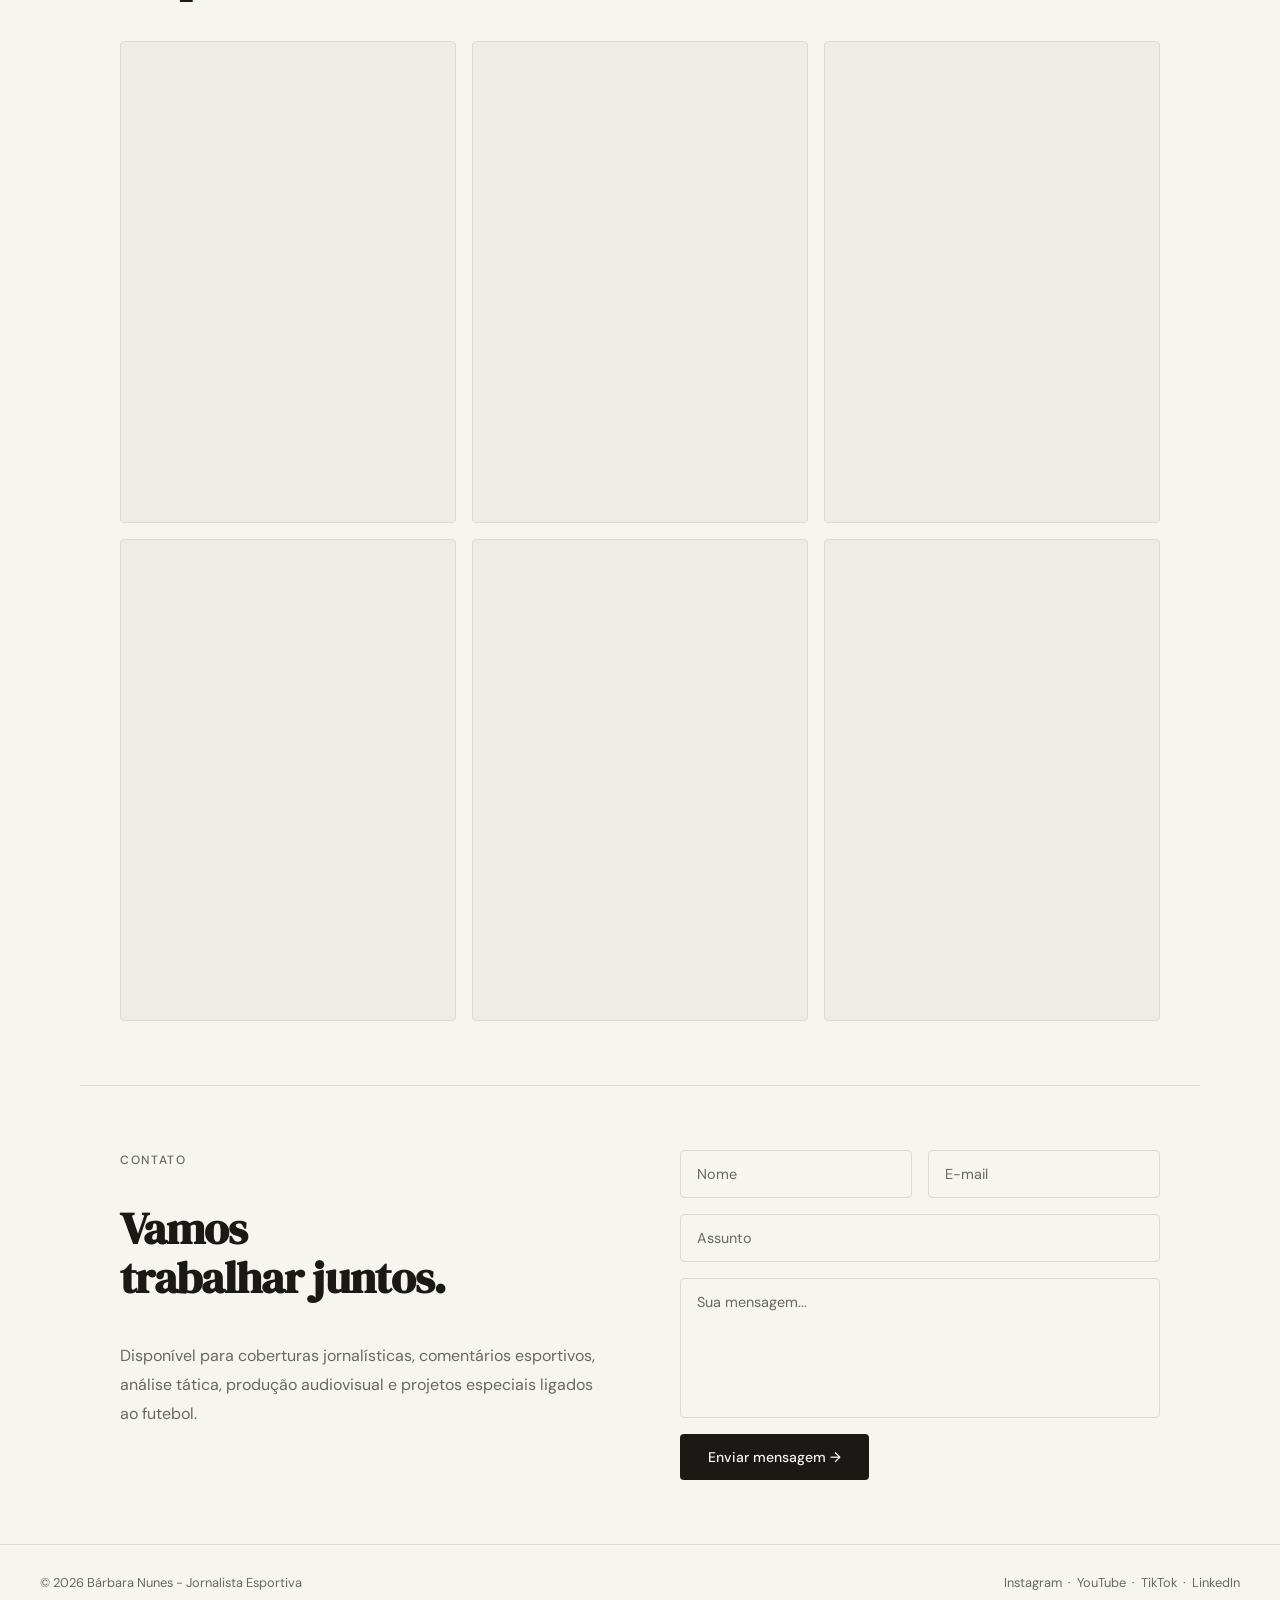
<file: src/index.html>
<!DOCTYPE html>
<html lang="pt-BR">
<head>
  <meta charset="UTF-8" />
  <meta name="viewport" content="width=device-width, initial-scale=1.0" />
  <title>Bárbara Nunes - Jornalista Esportiva</title>
  <link rel="preconnect" href="https://fonts.googleapis.com" />
  <link rel="preconnect" href="https://fonts.gstatic.com" crossorigin />
  <link href="https://fonts.googleapis.com/css2?family=DM+Sans:ital,opsz,wght@0,9..40,300;0,9..40,400;0,9..40,500;1,9..40,300&family=DM+Serif+Display:ital@0;1&display=swap" rel="stylesheet" />
  <link rel="stylesheet" href="style.css" />
</head>
<body>

  <!-- NAV -->
  <nav>
    <a class="nav-logo" href="#hero">Bárbara Nunes</a>
    <div style="display:flex;align-items:center;">
      <ul class="nav-links">
        <li><a href="#sobre" data-i18n="nav.sobre">Sobre</a></li>
        <li><a href="#experiencia" data-i18n="nav.experiencia">Experiência</a></li>
        <li><a href="#projetos" data-i18n="nav.projetos">Projetos</a></li>
        <li><a href="#cobertura">Reels</a></li>
        <li><a href="#contato" data-i18n="nav.contato">Contato</a></li>
      </ul>
      <div class="lang-switcher">
        <button class="lang-btn active" onclick="setLang('pt')">PT</button>
        <button class="lang-btn" onclick="setLang('en')">EN</button>
        <button class="lang-btn" onclick="setLang('es')">ES</button>
      </div>
    </div>
  </nav>

  <!-- HERO -->
  <div id="hero">
    <div class="hero-text">
      <p class="section-label" data-i18n="hero.label">Jornalismo esportivo</p>
      <h1 data-i18n-html="hero.h1">Eu uso <br/>o <em>futebol</em><br/>para contar histórias</h1>
      <p data-i18n="hero.p">
        Jornalista esportiva com foco em futebol masculino e feminino, criação de conteúdo, análise tática e produção audiovisual. Do campo à tela, com profundidade.
      </p>
      <div class="hero-actions">
        <a href="#projetos" class="btn btn-primary" data-i18n="hero.btn1">Ver projetos →</a>
        <a href="#contato" class="btn btn-ghost" data-i18n="hero.btn2">Entrar em contato</a>
      </div>
    </div>

    <div class="hero-image">
      <div class="photo-placeholder">
        <img src="../img/barbara.jpeg" alt="Bárbara Nunes Jornalista Esportiva" />
      </div>
      <div class="hero-tag">
        <span data-i18n="hero.tag.label">Disponível para</span>
        <strong data-i18n="hero.tag.strong">Freelance &amp; Projetos</strong>
      </div>
    </div>
  </div>

  <!-- MARQUEE STRIP -->
  <div class="strip">
    <div class="strip-track" id="strip-track"></div>
  </div>

  <!-- ABOUT -->
  <section id="sobre">
    <div>
      <p class="section-label" data-i18n="sobre.label">Sobre mim</p>
      <h2 data-i18n-html="sobre.h2">Do esporte<br/>à narrativa.</h2>
      <div class="about-stats">
        <div class="stat">
          <div class="stat-num">200+</div>
          <div class="stat-label" data-i18n="sobre.stat1">Participações como comentarista em jogos e programas esportivos</div>
        </div>
        <div class="stat">
          <div class="stat-num">2+</div>
          <div class="stat-label" data-i18n="sobre.stat2">Anos de experiência</div>
        </div>
        <div class="stat">
          <div class="stat-num">6+</div>
          <div class="stat-label" data-i18n="sobre.stat3">Plataformas de transmissão</div>
        </div>
        <div class="stat">
          <div class="stat-num">3+</div>
          <div class="stat-label" data-i18n="sobre.stat4">Projetos desenvolvidos</div>
        </div>
      </div>
    </div>

    <div class="about-body">
      <p data-i18n="sobre.p1">Natural de Recife, Pernambuco, Bárbara Nunes construiu uma relação intensa com o esporte - primeiro, praticando diversos esportes na infância e adolescência, depois como comentarista e analista apaixonada pela tática e pela história que cada jogo carrega.</p>
      <p data-i18n="sobre.p2">Através do jornalismo, busca amplificar as histórias de atletas e oferecer análises aprofundadas que vão além do placar: o contexto, a estratégia, as pessoas por trás de cada conquista.</p>
      <p data-i18n="sobre.p3">Com passagem por plataformas como SportyNet, LiveBasketball BR, OneFootball, DSports e CBFTv, atua em transmissões ao vivo, produção de documentários e conteúdos em redes sociais, VTs e séries analíticas, além de locuções publicitárias para eventos de boxe na emissora DAZN.</p>
      <p data-i18n="sobre.p4">Hoje concentra sua energia no futebol masculino e feminino, em clubes e seleções, acompanhando de perto a evolução do esporte em ligas como Bundesliga, La Liga, Ligue 1, Premier League e Serie A.</p>
    </div>
  </section>

  <!-- EXPERIENCE -->
  <section id="experiencia">
    <p class="section-label" data-i18n="exp.label">Experiência</p>
    <h2 data-i18n="exp.h2">Onde já atuei.</h2>

    <div class="exp-grid">
      <div class="exp-card">
        <div class="exp-outlet">SportyNet</div>
        <h3 data-i18n="exp.sportynet.h3">Transmissões Nacionais e Internacionais ao vivo</h3>
        <p data-i18n="exp.sportynet.p">Comentários e locução publicitária para campanhas institucionais da plataforma, cobrindo competições nacionais e internacionais.</p>
      </div>

      <div class="exp-card">
        <div class="exp-outlet">OneFootball</div>
        <h3 data-i18n="exp.onefootball.h3">Comentarista da Bundesliga</h3>
        <p data-i18n="exp.onefootball.p">Comentários em transmissões ao vivo da liga para a plataforma global de futebol.</p>
      </div>

      <div class="exp-card">
        <div class="exp-outlet">DSports</div>
        <h3 data-i18n="exp.dsports.h3">Competições Sul-americanas</h3>
        <p data-i18n="exp.dsports.p">Comentários em transmissões ao vivo da Copa Equador, Copa Argentina e Liga BetPlay Dimayor (Campeonato Colombiano).</p>
      </div>

      <div class="exp-card">
        <div class="exp-outlet">LiveBasketball BR</div>
        <h3 data-i18n="exp.livebasket.h3">Transmissão ao vivo - Basquete Nacional</h3>
        <p data-i18n="exp.livebasket.p">Reportagem de quadra em transmissões do basquete brasileiro feminino ao vivo no canal do Youtube, ajudando a ampliar o alcance do esporte.</p>
      </div>

      <div class="exp-card">
        <div class="exp-outlet">DAZN</div>
        <h3 data-i18n="exp.dazn.h3">Narração - Eventos de Boxe</h3>
        <p data-i18n="exp.dazn.p">Responsável pela narração oficial das chamadas publicitárias para lutas em eventos de boxe transmitidos pela plataforma.</p>
      </div>

      <div class="exp-card">
        <div class="exp-outlet">Planeta Futebol Feminino</div>
        <h3 data-i18n="exp.pff.h3">Futebol Feminino - Cobertura especial</h3>
        <p data-i18n="exp.pff.p">Participações como Comentarista e Apresentadora do PFF Debate, cobrindo o futebol feminino nacional e internacional, acompanhando a evolução do esporte e os preparativos para a Copa do Mundo em 2027.</p>
      </div>
    </div>
  </section>

  <!-- PROJECTS -->
  <section id="projetos">
    <p class="section-label" data-i18n="proj.label">Projetos</p>
    <h2 data-i18n="proj.h2">O que já contei.</h2>

    <div class="projects-grid">
      <div class="project-card">
        <div class="project-thumb"><img src="../img/a_volta_das_leoas.png" alt="a volta das leoas documentário"/>
        </div>
        <div class="project-body">
          <div class="project-header">
            <span class="project-tag" data-i18n="proj.leoas.tag">Documentário · 2025</span>
            <span class="status-badge concluido" data-i18n="badge.concluido">Concluído</span>
          </div>
          <h3>A Volta das Leoas</h3>
          <p data-i18n="proj.leoas.p">Documentário que acompanha o retorno do time feminino do Sport Club do Recife ao Campeonato Brasileiro A1. Uma história de superação, identidade e futebol nordestino.</p>
        </div>
      </div>

      <div class="project-card">
        <div class="project-thumb"><img src="../img/rota_do_mundial.jpeg" alt="rota do mundial"/>
        </div>
        <div class="project-body">
          <div class="project-header">
            <span class="project-tag" data-i18n="proj.rota.tag">Série · Copa 2027</span>
            <span class="status-badge em-andamento" data-i18n="badge.andamento">Em andamento</span>
          </div>
          <h3>Rota do Mundial</h3>
          <p data-i18n="proj.rota.p">Em parceria com Amanda Viana, projeto especial que acompanha a preparação da seleção brasileira feminina para a Copa do Mundo de 2027, sediada no Brasil.</p>
        </div>
      </div>

      <div class="project-card">
        <div class="project-thumb">📊</div>
        <div class="project-body">
          <div class="project-header">
            <span class="project-tag" data-i18n="proj.info.tag">YouTube · Análise</span>
            <span class="status-badge em-andamento" data-i18n="badge.andamento">Em andamento</span>
          </div>
          <h3>Informativos</h3>
          <p data-i18n="proj.info.p">Série de vídeos no YouTube com análises estatísticas e desdobramentos táticos das principais competições do futebol masculino - para quem quer entender o jogo a fundo.</p>
        </div>
      </div>
    </div>
  </section>

  <!-- REELS -->
  <section id="cobertura">
    <p class="section-label" data-i18n="reels.label">No Instagram</p>
    <h2 data-i18n-html="reels.h2">O jogo além<br/>do placar.</h2>

    <div class="reels-grid">
      <div class="reel-item"><iframe src="https://www.instagram.com/reel/DZvdhfUvSW5/embed/" scrolling="no" allowtransparency="true" allowfullscreen="true"></iframe></div>
      <div class="reel-item"><iframe src="https://www.instagram.com/reel/DaORbCwvIJ7/embed/" scrolling="no" allowtransparency="true" allowfullscreen="true"></iframe></div>
      <div class="reel-item"><iframe src="https://www.instagram.com/reel/DaTJPMxO-Ll/embed/" scrolling="no" allowtransparency="true" allowfullscreen="true"></iframe></div>
      <div class="reel-item"><iframe src="https://www.instagram.com/reel/DaQzig-PDIi/embed/" scrolling="no" allowtransparency="true" allowfullscreen="true"></iframe></div>
      <div class="reel-item"><iframe src="https://www.instagram.com/reel/DZ-tyhWvPkU/embed/" scrolling="no" allowtransparency="true" allowfullscreen="true"></iframe></div>
      <div class="reel-item"><iframe src="https://www.instagram.com/reel/DZ8EhXgxxSa/embed/" scrolling="no" allowtransparency="true" allowfullscreen="true"></iframe></div>
    </div>
  </section>

  <!-- CONTACT -->
  <section id="contato">
    <div class="contact-text">
      <p class="section-label" data-i18n="contato.label">Contato</p>
      <h2 data-i18n-html="contato.h2">Vamos<br/>trabalhar juntos.</h2>
      <p data-i18n="contato.p">Disponível para coberturas jornalísticas, comentários esportivos, análise tática, produção audiovisual e projetos especiais ligados ao futebol.</p>

    </div>

    <form class="contact-form" action="https://formspree.io/f/xgojrzkr" method="POST" onsubmit="handleSubmit(event)">
      <div class="form-row">
        <input type="text" name="nome" data-i18n-placeholder="contato.nome" placeholder="Nome" required />
        <input type="email" name="email" placeholder="E-mail" required />
      </div>
      <input type="text" name="assunto" data-i18n-placeholder="contato.assunto" placeholder="Assunto" required />
      <textarea name="mensagem" data-i18n-placeholder="contato.mensagem" placeholder="Sua mensagem..." required></textarea>
      <button type="submit" class="btn btn-primary" data-i18n="contato.btn" style="align-self: flex-start; padding: 14px 28px;">
        Enviar mensagem →
      </button>
    </form>
  </section>

  <!-- FOOTER -->
  <footer>
    <span data-i18n="footer.copy">© 2026 Bárbara Nunes - Jornalista Esportiva</span>
    <span>
      <a href="https://www.instagram.com/oqueabahviu/" target="_blank" rel="noopener">Instagram</a>
      &nbsp;·&nbsp;
      <a href="https://www.youtube.com/@oqueabahviu" target="_blank" rel="noopener">YouTube</a>
      &nbsp;·&nbsp;
      <a href="https://www.tiktok.com/@oqueabahviu" target="_blank" rel="noopener">TikTok</a>
      &nbsp;·&nbsp;
      <a href="https://www.linkedin.com/in/barbaranunespereira/" target="_blank" rel="noopener">LinkedIn</a>
    </span>
  </footer>

  <script src="script.js" defer></script>

</body>
</html>
</file>
<file: style.css>
*, *::before, *::after {
  box-sizing: border-box;
  margin: 0;
  padding: 0;
}

:root {
  --bg: #F7F5F0;
  --bg-alt: #EFECE5;
  --ink: #1A1916;
  --ink-muted: #6B6760;
  --accent: #C8432B;
  --border: #DDD9D1;
  --max-w: 1120px;
}

html {
  scroll-behavior: smooth;
  scroll-padding-top: 64px;
}

body {
  background: var(--bg);
  color: var(--ink);
  font-family: 'DM Sans', system-ui, sans-serif;
  font-size: 16px;
  line-height: 1.6;
  -webkit-font-smoothing: antialiased;
}

/* ── NAV ── */
nav {
  position: sticky;
  top: 0;
  z-index: 100;
  background: var(--bg);
  border-bottom: 1px solid var(--border);
  display: flex;
  align-items: center;
  justify-content: space-between;
  padding: 0 40px;
  height: 64px;
}

.nav-logo {
  font-family: 'DM Serif Display', serif;
  font-size: 1.1rem;
  letter-spacing: 0.01em;
  color: var(--ink);
  text-decoration: none;
}

.nav-links {
  display: flex;
  gap: 36px;
  list-style: none;
}

.nav-links a {
  font-size: 0.875rem;
  font-weight: 400;
  color: var(--ink-muted);
  text-decoration: none;
  letter-spacing: 0.02em;
  transition: color 0.2s;
}

.nav-links a:hover {
  color: var(--ink);
}

/* ── LANG SWITCHER ── */
.lang-switcher {
  display: flex;
  align-items: center;
  gap: 2px;
  margin-left: 32px;
  border: 1px solid var(--border);
  border-radius: 4px;
  overflow: hidden;
}

.lang-btn {
  background: none;
  border: none;
  padding: 5px 9px;
  font-family: 'DM Sans', sans-serif;
  font-size: 0.7rem;
  font-weight: 500;
  letter-spacing: 0.08em;
  color: var(--ink-muted);
  cursor: pointer;
  transition: all 0.15s;
}

.lang-btn:hover {
  color: var(--ink);
  background: var(--bg-alt);
}

.lang-btn.active {
  background: var(--ink);
  color: var(--bg);
}

/* ── HERO ── */
#hero {
  max-width: var(--max-w);
  margin: 0 auto;
  padding: 100px 40px 80px;
  display: grid;
  grid-template-columns: 1fr 1fr;
  gap: 80px;
  align-items: center;
}

.hero-text h1 {
  font-family: 'DM Serif Display', serif;
  font-size: clamp(2.8rem, 5vw, 4.5rem);
  line-height: 1.05;
  letter-spacing: -0.02em;
  margin-bottom: 28px;
}

.hero-text h1 em {
  font-style: italic;
  color: var(--accent);
}

.hero-text p {
  font-size: 1.05rem;
  color: var(--ink-muted);
  max-width: 420px;
  margin-bottom: 36px;
  line-height: 1.7;
}

.hero-actions {
  display: flex;
  gap: 14px;
  flex-wrap: wrap;
}

.btn {
  display: inline-flex;
  align-items: center;
  gap: 8px;
  padding: 12px 24px;
  font-family: 'DM Sans', sans-serif;
  font-size: 0.875rem;
  font-weight: 500;
  border-radius: 4px;
  text-decoration: none;
  transition: all 0.2s;
  cursor: pointer;
  border: none;
}

.btn-primary {
  background: var(--ink);
  color: var(--bg);
}

.btn-primary:hover {
  background: var(--accent);
}

.btn-ghost {
  background: transparent;
  color: var(--ink);
  border: 1px solid var(--border);
}

.btn-ghost:hover {
  border-color: var(--ink);
}

.hero-image {
  position: relative;
}

.hero-image img {
  width: 100%;
  aspect-ratio: 4/5;
  object-fit: cover;
  border-radius: 4px;
  display: block;
}

.hero-tag {
  position: absolute;
  bottom: 24px;
  left: -24px;
  background: var(--bg);
  border: 1px solid var(--border);
  padding: 12px 18px;
  border-radius: 4px;
  font-size: 0.8rem;
  color: var(--ink-muted);
  display: flex;
  flex-direction: column;
  gap: 2px;
}

.hero-tag strong {
  font-size: 1.1rem;
  color: var(--ink);
  font-weight: 500;
}

/* placeholder when no photo */
.photo-placeholder {
  width: 100%;
  aspect-ratio: 4/5;
  background: var(--bg-alt);
  border-radius: 4px;
  display: flex;
  align-items: center;
  justify-content: center;
  border: 1px solid var(--border);
}

.photo-placeholder span {
  font-family: 'DM Serif Display', serif;
  font-size: 6rem;
  color: var(--border);
  font-style: italic;
}

/* ── STRIP ── */
.strip {
  border-top: 1px solid var(--border);
  border-bottom: 1px solid var(--border);
  background: var(--bg-alt);
  overflow: hidden;
  padding: 14px 0;
}

.strip-track {
  display: flex;
  gap: 48px;
  animation: marquee 24s linear infinite;
  white-space: nowrap;
}

.strip-track span {
  font-size: 0.8rem;
  font-weight: 500;
  letter-spacing: 0.12em;
  text-transform: uppercase;
  color: var(--ink-muted);
  flex-shrink: 0;
}

@keyframes marquee {
  from { transform: translateX(0); }
  to { transform: translateX(-50%); }
}

/* ── SECTION SHARED ── */
section {
  max-width: var(--max-w);
  margin: 0 auto;
  padding: 64px 40px;
}

.section-label {
  font-size: 0.75rem;
  font-weight: 500;
  letter-spacing: 0.14em;
  text-transform: uppercase;
  color: var(--accent);
  margin-bottom: 20px;
}

h2 {
  font-family: 'DM Serif Display', serif;
  font-size: clamp(2rem, 3.5vw, 3rem);
  line-height: 1.1;
  letter-spacing: -0.015em;
  margin-bottom: 40px;
}

/* ── ABOUT ── */
#sobre {
  display: grid;
  grid-template-columns: 1fr 1fr;
  gap: 80px;
  align-items: start;
  border-top: 1px solid var(--border);
}

.about-body p {
  color: var(--ink-muted);
  line-height: 1.8;
  margin-bottom: 16px;
}

.about-body p:last-child {
  margin-bottom: 0;
}

.about-stats {
  display: grid;
  grid-template-columns: 1fr 1fr;
  gap: 24px;
  margin-top: 40px;
}

.stat {
  padding: 24px;
  border: 1px solid var(--border);
  border-radius: 4px;
}

.stat-num {
  font-family: 'DM Serif Display', serif;
  font-size: 2.2rem;
  line-height: 1;
  margin-bottom: 6px;
}

.stat-label {
  font-size: 0.8rem;
  color: var(--ink-muted);
  letter-spacing: 0.04em;
}

/* ── EXPERIENCE ── */
#experiencia {
  border-top: 1px solid var(--border);
}

.exp-grid {
  display: grid;
  grid-template-columns: repeat(3, 1fr);
  gap: 1px;
  background: var(--border);
  border: 1px solid var(--border);
  border-radius: 4px;
  overflow: hidden;
}

.exp-card {
  background: var(--bg);
  padding: 32px 28px;
  transition: background 0.2s;
}

.exp-card:hover {
  background: var(--bg-alt);
}

.exp-outlet {
  font-size: 0.75rem;
  font-weight: 500;
  letter-spacing: 0.1em;
  text-transform: uppercase;
  color: var(--accent);
  margin-bottom: 12px;
}

.exp-card h3 {
  font-size: 1rem;
  font-weight: 500;
  margin-bottom: 10px;
  line-height: 1.4;
}

.exp-card p {
  font-size: 0.875rem;
  color: var(--ink-muted);
  line-height: 1.65;
}

/* ── PROJECTS ── */
#projetos {
  border-top: 1px solid var(--border);
}

.projects-grid {
  display: grid;
  grid-template-columns: repeat(3, 1fr);
  gap: 24px;
}

.project-card {
  border: 1px solid var(--border);
  border-radius: 4px;
  overflow: hidden;
  transition: transform 0.2s, box-shadow 0.2s;
  text-decoration: none;
  color: inherit;
  display: block;
}

.project-thumb-emoji {
  display: flex;
  align-items: center;
  justify-content: center;
  aspect-ratio: 16/9;
  background: var(--bg-alt);
  border-bottom: 1px solid var(--border);
  font-size: 3rem;
}

.project-card:hover {
  transform: translateY(-4px);
  box-shadow: 0 12px 32px rgba(0,0,0,0.06);
}

.project-thumb img {
  width: 100%;
  height: 100%;
  aspect-ratio: 16/9;
  background: var(--bg-alt);
  display: block;
  align-items: center;
  justify-content: center;
  border-bottom: 1px solid var(--border);
  object-fit: cover;
}

.project-body {
  padding: 24px;
}

.project-tag {
  display: inline-block;
  font-size: 0.7rem;
  font-weight: 500;
  letter-spacing: 0.1em;
  text-transform: uppercase;
  color: var(--accent);
  margin-bottom: 10px;
}

.project-header {
  display: flex;
  align-items: center;
  justify-content: space-between;
  margin-bottom: 10px;
}

.project-header .project-tag {
  margin-bottom: 0;
}

.status-badge {
  font-size: 0.65rem;
  font-weight: 500;
  letter-spacing: 0.08em;
  text-transform: uppercase;
  padding: 3px 8px;
  border-radius: 20px;
  flex-shrink: 0;
}

.status-badge.concluido {
  background: var(--bg-alt);
  color: var(--ink-muted);
  border: 1px solid var(--border);
}

.status-badge.em-andamento {
  background: #EAF4EC;
  color: #2A7A4B;
  border: 1px solid #B6DEC0;
}

.project-body h3 {
  font-size: 1rem;
  font-weight: 500;
  margin-bottom: 8px;
  line-height: 1.4;
}

.project-body p {
  font-size: 0.84rem;
  color: var(--ink-muted);
  line-height: 1.65;
}

/* ── ARTICLES ── */
#artigos {
  border-top: 1px solid var(--border);
}

.articles-grid {
  display: grid;
  grid-template-columns: repeat(3, 1fr);
  gap: 24px;
}

.article-card {
  border: 1px solid var(--border);
  border-radius: 4px;
  padding: 28px;
  display: flex;
  flex-direction: column;
  gap: 12px;
  transition: transform 0.2s, box-shadow 0.2s;
  text-decoration: none;
  color: inherit;
}

.article-card:hover {
  transform: translateY(-4px);
  box-shadow: 0 12px 32px rgba(0,0,0,0.06);
}

.article-tag {
  font-size: 0.7rem;
  font-weight: 500;
  letter-spacing: 0.1em;
  text-transform: uppercase;
  color: var(--accent);
}

.article-card h3 {
  font-size: 1rem;
  font-weight: 500;
  line-height: 1.4;
  color: var(--ink);
}

.article-card p {
  font-size: 0.84rem;
  color: var(--ink-muted);
  line-height: 1.65;
  flex: 1;
}

.article-footer {
  display: flex;
  align-items: center;
  justify-content: space-between;
  margin-top: 16px;
  padding-top: 16px;
  border-top: 1px solid var(--border);
}

.article-date {
  font-size: 0.75rem;
  color: var(--ink-muted);
}

.article-link {
  font-size: 0.75rem;
  font-weight: 500;
  color: var(--ink);
  letter-spacing: 0.02em;
}

/* ── MEDIA / COVERAGE ── */
#cobertura {
  border-top: 1px solid var(--border);
}

.reels-grid {
  display: grid;
  grid-template-columns: repeat(3, 1fr);
  gap: 16px;
}

.reel-item {
  border-radius: 4px;
  overflow: hidden;
  border: 1px solid var(--border);
  background: var(--bg-alt);
}

.reel-item iframe {
  display: block;
  width: 100%;
  height: 480px;
  border: none;
}

/* ── CONTACT ── */
#contato {
  border-top: 1px solid var(--border);
  display: grid;
  grid-template-columns: 1fr 1fr;
  gap: 80px;
  align-items: start;
}

.contact-text p {
  color: var(--ink-muted);
  line-height: 1.8;
  margin-bottom: 32px;
}

.social-links {
  display: flex;
  flex-direction: row;
  flex-wrap: wrap;
  gap: 10px;
}

.social-link {
  display: flex;
  align-items: center;
  gap: 8px;
  font-size: 0.8rem;
  color: var(--ink-muted);
  text-decoration: none;
  padding: 10px 14px;
  border: 1px solid var(--border);
  border-radius: 4px;
  transition: all 0.2s;
}

.social-link:hover {
  border-color: var(--ink);
  color: var(--ink);
}

.social-link-icon {
  width: 20px;
  text-align: center;
  font-size: 1rem;
}

.contact-form {
  display: flex;
  flex-direction: column;
  gap: 16px;
}

.form-row {
  display: grid;
  grid-template-columns: 1fr 1fr;
  gap: 16px;
}

input, textarea {
  width: 100%;
  padding: 14px 16px;
  background: var(--bg);
  border: 1px solid var(--border);
  border-radius: 4px;
  font-family: 'DM Sans', sans-serif;
  font-size: 0.9rem;
  color: var(--ink);
  outline: none;
  transition: border-color 0.2s;
  resize: none;
}

input::placeholder, textarea::placeholder {
  color: var(--ink-muted);
}

input:focus, textarea:focus {
  border-color: var(--ink);
}

textarea {
  height: 140px;
}

/* ── FOOTER ── */
footer {
  border-top: 1px solid var(--border);
  display: flex;
  align-items: center;
  justify-content: space-between;
  padding: 28px 40px;
  max-width: 100%;
  font-size: 0.8rem;
  color: var(--ink-muted);
}

footer a {
  color: var(--ink-muted);
  text-decoration: none;
}

footer a:hover {
  color: var(--ink);
}

/* ── RESPONSIVE ── */
@media (max-width: 768px) {
  nav { padding: 0 20px; }
  nav .nav-links { display: none; }

  #hero {
    grid-template-columns: 1fr;
    padding: 60px 20px 40px;
    gap: 40px;
  }

  .hero-image { order: -1; }
  .hero-tag { left: 0; }

  section { padding: 60px 20px; }

  #sobre,
  #contato {
    grid-template-columns: 1fr;
    gap: 40px;
  }

  .exp-grid,
  .projects-grid,
  .articles-grid {
    grid-template-columns: 1fr;
  }

  .reels-grid {
    grid-template-columns: 1fr;
  }

  .about-stats {
    grid-template-columns: 1fr 1fr;
  }

  .form-row { grid-template-columns: 1fr; }

  footer {
    flex-direction: column;
    gap: 12px;
    padding: 24px 20px;
    text-align: center;
  }
}
</file>
<file: docs/style.css>
*, *::before, *::after {
  box-sizing: border-box;
  margin: 0;
  padding: 0;
}

:root {
  --bg: #F7F5F0;
  --bg-alt: #EFECE5;
  --ink: #1A1916;
  --ink-muted: #6B6760;
  --accent: #C8432B;
  --border: #DDD9D1;
  --max-w: 1120px;
}

html {
  scroll-behavior: smooth;
  scroll-padding-top: 64px;
}

body {
  background: var(--bg);
  color: var(--ink);
  font-family: 'DM Sans', system-ui, sans-serif;
  font-size: 16px;
  line-height: 1.6;
  -webkit-font-smoothing: antialiased;
}

/* ── NAV ── */
nav {
  position: sticky;
  top: 0;
  z-index: 100;
  background: var(--bg);
  border-bottom: 1px solid var(--border);
  display: flex;
  align-items: center;
  justify-content: space-between;
  padding: 0 40px;
  height: 64px;
}

.nav-logo {
  font-family: 'DM Serif Display', serif;
  font-size: 1.1rem;
  letter-spacing: 0.01em;
  color: var(--ink);
  text-decoration: none;
}

.nav-links {
  display: flex;
  gap: 36px;
  list-style: none;
}

.nav-links a {
  font-size: 0.875rem;
  font-weight: 400;
  color: var(--ink-muted);
  text-decoration: none;
  letter-spacing: 0.02em;
  transition: color 0.2s;
}

.nav-links a:hover {
  color: var(--ink);
}

/* ── LANG SWITCHER ── */
.lang-switcher {
  display: flex;
  align-items: center;
  gap: 2px;
  margin-left: 32px;
  border: 1px solid var(--border);
  border-radius: 4px;
  overflow: hidden;
}

.lang-btn {
  background: none;
  border: none;
  padding: 5px 9px;
  font-family: 'DM Sans', sans-serif;
  font-size: 0.7rem;
  font-weight: 500;
  letter-spacing: 0.08em;
  color: var(--ink-muted);
  cursor: pointer;
  transition: all 0.15s;
}

.lang-btn:hover {
  color: var(--ink);
  background: var(--bg-alt);
}

.lang-btn.active {
  background: var(--ink);
  color: var(--bg);
}

/* ── HERO ── */
#hero {
  max-width: var(--max-w);
  margin: 0 auto;
  padding: 100px 40px 80px;
  display: grid;
  grid-template-columns: 1fr 1fr;
  gap: 80px;
  align-items: center;
}

.hero-text h1 {
  font-family: 'DM Serif Display', serif;
  font-size: clamp(2.8rem, 5vw, 4.5rem);
  line-height: 1.05;
  letter-spacing: -0.02em;
  margin-bottom: 28px;
}

.hero-text h1 em {
  font-style: italic;
  color: var(--accent);
}

.hero-text p {
  font-size: 1.05rem;
  color: var(--ink-muted);
  max-width: 420px;
  margin-bottom: 36px;
  line-height: 1.7;
}

.hero-actions {
  display: flex;
  gap: 14px;
  flex-wrap: wrap;
}

.btn {
  display: inline-flex;
  align-items: center;
  gap: 8px;
  padding: 12px 24px;
  font-family: 'DM Sans', sans-serif;
  font-size: 0.875rem;
  font-weight: 500;
  border-radius: 4px;
  text-decoration: none;
  transition: all 0.2s;
  cursor: pointer;
  border: none;
}

.btn-primary {
  background: var(--ink);
  color: var(--bg);
}

.btn-primary:hover {
  background: var(--accent);
}

.btn-ghost {
  background: transparent;
  color: var(--ink);
  border: 1px solid var(--border);
}

.btn-ghost:hover {
  border-color: var(--ink);
}

.hero-image {
  position: relative;
}

.hero-image img {
  width: 100%;
  aspect-ratio: 4/5;
  object-fit: cover;
  border-radius: 4px;
  display: block;
}

.hero-tag {
  position: absolute;
  bottom: 24px;
  left: -24px;
  background: var(--bg);
  border: 1px solid var(--border);
  padding: 12px 18px;
  border-radius: 4px;
  font-size: 0.8rem;
  color: var(--ink-muted);
  display: flex;
  flex-direction: column;
  gap: 2px;
}

.hero-tag strong {
  font-size: 1.1rem;
  color: var(--ink);
  font-weight: 500;
}

/* placeholder when no photo */
.photo-placeholder {
  width: 100%;
  aspect-ratio: 4/5;
  background: var(--bg-alt);
  border-radius: 4px;
  display: flex;
  align-items: center;
  justify-content: center;
  border: 1px solid var(--border);
}

.photo-placeholder span {
  font-family: 'DM Serif Display', serif;
  font-size: 6rem;
  color: var(--border);
  font-style: italic;
}

/* ── STRIP ── */
.strip {
  border-top: 1px solid var(--border);
  border-bottom: 1px solid var(--border);
  background: var(--bg-alt);
  overflow: hidden;
  padding: 14px 0;
}

.strip-track {
  display: flex;
  gap: 48px;
  animation: marquee 24s linear infinite;
  white-space: nowrap;
}

.strip-track span {
  font-size: 0.8rem;
  font-weight: 500;
  letter-spacing: 0.12em;
  text-transform: uppercase;
  color: var(--ink-muted);
  flex-shrink: 0;
}

@keyframes marquee {
  from { transform: translateX(0); }
  to { transform: translateX(-50%); }
}

/* ── SECTION SHARED ── */
section {
  max-width: var(--max-w);
  margin: 0 auto;
  padding: 64px 40px;
}

.section-label {
  font-size: 0.75rem;
  font-weight: 500;
  letter-spacing: 0.14em;
  text-transform: uppercase;
  color: var(--accent);
  margin-bottom: 20px;
}

h2 {
  font-family: 'DM Serif Display', serif;
  font-size: clamp(2rem, 3.5vw, 3rem);
  line-height: 1.1;
  letter-spacing: -0.015em;
  margin-bottom: 40px;
}

/* ── ABOUT ── */
#sobre {
  display: grid;
  grid-template-columns: 1fr 1fr;
  gap: 80px;
  align-items: start;
  border-top: 1px solid var(--border);
}

.about-body p {
  color: var(--ink-muted);
  line-height: 1.8;
  margin-bottom: 16px;
}

.about-body p:last-child {
  margin-bottom: 0;
}

.about-stats {
  display: grid;
  grid-template-columns: 1fr 1fr;
  gap: 24px;
  margin-top: 40px;
}

.stat {
  padding: 24px;
  border: 1px solid var(--border);
  border-radius: 4px;
}

.stat-num {
  font-family: 'DM Serif Display', serif;
  font-size: 2.2rem;
  line-height: 1;
  margin-bottom: 6px;
}

.stat-label {
  font-size: 0.8rem;
  color: var(--ink-muted);
  letter-spacing: 0.04em;
}

/* ── EXPERIENCE ── */
#experiencia {
  border-top: 1px solid var(--border);
}

.exp-grid {
  display: grid;
  grid-template-columns: repeat(3, 1fr);
  gap: 1px;
  background: var(--border);
  border: 1px solid var(--border);
  border-radius: 4px;
  overflow: hidden;
}

.exp-card {
  background: var(--bg);
  padding: 32px 28px;
  transition: background 0.2s;
}

.exp-card:hover {
  background: var(--bg-alt);
}

.exp-outlet {
  font-size: 0.75rem;
  font-weight: 500;
  letter-spacing: 0.1em;
  text-transform: uppercase;
  color: var(--accent);
  margin-bottom: 12px;
}

.exp-card h3 {
  font-size: 1rem;
  font-weight: 500;
  margin-bottom: 10px;
  line-height: 1.4;
}

.exp-card p {
  font-size: 0.875rem;
  color: var(--ink-muted);
  line-height: 1.65;
}

/* ── PROJECTS ── */
#projetos {
  border-top: 1px solid var(--border);
}

.projects-grid {
  display: grid;
  grid-template-columns: repeat(3, 1fr);
  gap: 24px;
}

.project-card {
  border: 1px solid var(--border);
  border-radius: 4px;
  overflow: hidden;
  transition: transform 0.2s, box-shadow 0.2s;
}

.project-card:hover {
  transform: translateY(-4px);
  box-shadow: 0 12px 32px rgba(0,0,0,0.06);
}

.project-thumb img {
  width: 100%;
  height: 100%;
  aspect-ratio: 16/9;
  background: var(--bg-alt);
  display: block;
  align-items: center;
  justify-content: center;
  border-bottom: 1px solid var(--border);
  object-fit: cover;
}

.project-body {
  padding: 24px;
}

.project-tag {
  display: inline-block;
  font-size: 0.7rem;
  font-weight: 500;
  letter-spacing: 0.1em;
  text-transform: uppercase;
  color: var(--accent);
  margin-bottom: 10px;
}

.project-header {
  display: flex;
  align-items: center;
  justify-content: space-between;
  margin-bottom: 10px;
}

.project-header .project-tag {
  margin-bottom: 0;
}

.status-badge {
  font-size: 0.65rem;
  font-weight: 500;
  letter-spacing: 0.08em;
  text-transform: uppercase;
  padding: 3px 8px;
  border-radius: 20px;
  flex-shrink: 0;
}

.status-badge.concluido {
  background: var(--bg-alt);
  color: var(--ink-muted);
  border: 1px solid var(--border);
}

.status-badge.em-andamento {
  background: #EAF4EC;
  color: #2A7A4B;
  border: 1px solid #B6DEC0;
}

.project-body h3 {
  font-size: 1rem;
  font-weight: 500;
  margin-bottom: 8px;
  line-height: 1.4;
}

.project-body p {
  font-size: 0.84rem;
  color: var(--ink-muted);
  line-height: 1.65;
}

/* ── ARTICLES ── */
#artigos {
  border-top: 1px solid var(--border);
}

.articles-grid {
  display: grid;
  grid-template-columns: repeat(3, 1fr);
  gap: 24px;
}

.article-card {
  border: 1px solid var(--border);
  border-radius: 4px;
  padding: 28px;
  display: flex;
  flex-direction: column;
  gap: 12px;
  transition: transform 0.2s, box-shadow 0.2s;
  text-decoration: none;
  color: inherit;
}

.article-card:hover {
  transform: translateY(-4px);
  box-shadow: 0 12px 32px rgba(0,0,0,0.06);
}

.article-tag {
  font-size: 0.7rem;
  font-weight: 500;
  letter-spacing: 0.1em;
  text-transform: uppercase;
  color: var(--accent);
}

.article-card h3 {
  font-size: 1rem;
  font-weight: 500;
  line-height: 1.4;
  color: var(--ink);
}

.article-card p {
  font-size: 0.84rem;
  color: var(--ink-muted);
  line-height: 1.65;
  flex: 1;
}

.article-footer {
  display: flex;
  align-items: center;
  justify-content: space-between;
  margin-top: 4px;
}

.article-date {
  font-size: 0.75rem;
  color: var(--ink-muted);
}

.article-link {
  font-size: 0.75rem;
  font-weight: 500;
  color: var(--ink);
  letter-spacing: 0.02em;
}

/* ── MEDIA / COVERAGE ── */
#cobertura {
  border-top: 1px solid var(--border);
}

.reels-grid {
  display: grid;
  grid-template-columns: repeat(3, 1fr);
  gap: 16px;
}

.reel-item {
  border-radius: 4px;
  overflow: hidden;
  border: 1px solid var(--border);
  background: var(--bg-alt);
}

.reel-item iframe {
  display: block;
  width: 100%;
  height: 480px;
  border: none;
}

/* ── CONTACT ── */
#contato {
  border-top: 1px solid var(--border);
  display: grid;
  grid-template-columns: 1fr 1fr;
  gap: 80px;
  align-items: start;
}

.contact-text p {
  color: var(--ink-muted);
  line-height: 1.8;
  margin-bottom: 32px;
}

.social-links {
  display: flex;
  flex-direction: row;
  flex-wrap: wrap;
  gap: 10px;
}

.social-link {
  display: flex;
  align-items: center;
  gap: 8px;
  font-size: 0.8rem;
  color: var(--ink-muted);
  text-decoration: none;
  padding: 10px 14px;
  border: 1px solid var(--border);
  border-radius: 4px;
  transition: all 0.2s;
}

.social-link:hover {
  border-color: var(--ink);
  color: var(--ink);
}

.social-link-icon {
  width: 20px;
  text-align: center;
  font-size: 1rem;
}

.contact-form {
  display: flex;
  flex-direction: column;
  gap: 16px;
}

.form-row {
  display: grid;
  grid-template-columns: 1fr 1fr;
  gap: 16px;
}

input, textarea {
  width: 100%;
  padding: 14px 16px;
  background: var(--bg);
  border: 1px solid var(--border);
  border-radius: 4px;
  font-family: 'DM Sans', sans-serif;
  font-size: 0.9rem;
  color: var(--ink);
  outline: none;
  transition: border-color 0.2s;
  resize: none;
}

input::placeholder, textarea::placeholder {
  color: var(--ink-muted);
}

input:focus, textarea:focus {
  border-color: var(--ink);
}

textarea {
  height: 140px;
}

/* ── FOOTER ── */
footer {
  border-top: 1px solid var(--border);
  display: flex;
  align-items: center;
  justify-content: space-between;
  padding: 28px 40px;
  max-width: 100%;
  font-size: 0.8rem;
  color: var(--ink-muted);
}

footer a {
  color: var(--ink-muted);
  text-decoration: none;
}

footer a:hover {
  color: var(--ink);
}

/* ── RESPONSIVE ── */
@media (max-width: 768px) {
  nav { padding: 0 20px; }
  nav .nav-links { display: none; }

  #hero {
    grid-template-columns: 1fr;
    padding: 60px 20px 40px;
    gap: 40px;
  }

  .hero-image { order: -1; }
  .hero-tag { left: 0; }

  section { padding: 60px 20px; }

  #sobre,
  #contato {
    grid-template-columns: 1fr;
    gap: 40px;
  }

  .exp-grid,
  .projects-grid,
  .articles-grid {
    grid-template-columns: 1fr;
  }

  .reels-grid {
    grid-template-columns: 1fr;
  }

  .about-stats {
    grid-template-columns: 1fr 1fr;
  }

  .form-row { grid-template-columns: 1fr; }

  footer {
    flex-direction: column;
    gap: 12px;
    padding: 24px 20px;
    text-align: center;
  }
}
</file>
<file: src/style.css>
*, *::before, *::after {
  box-sizing: border-box;
  margin: 0;
  padding: 0;
}

:root {
  --bg: #F7F5F0;
  --bg-alt: #EFECE5;
  --ink: #1A1916;
  --ink-muted: #6B6760;
  --accent: #C8432B;
  --border: #DDD9D1;
  --max-w: 1120px;
}

html {
  scroll-behavior: smooth;
  scroll-padding-top: 64px;
}

body {
  background: var(--bg);
  color: var(--ink);
  font-family: 'DM Sans', system-ui, sans-serif;
  font-size: 16px;
  line-height: 1.6;
  -webkit-font-smoothing: antialiased;
}

/* ── NAV ── */
nav {
  position: sticky;
  top: 0;
  z-index: 100;
  background: var(--bg);
  border-bottom: 1px solid var(--border);
  display: flex;
  align-items: center;
  justify-content: space-between;
  padding: 0 40px;
  height: 64px;
}

.nav-logo {
  font-family: 'DM Serif Display', serif;
  font-size: 1.1rem;
  letter-spacing: 0.01em;
  color: var(--ink);
  text-decoration: none;
}

.nav-links {
  display: flex;
  gap: 36px;
  list-style: none;
}

.nav-links a {
  font-size: 0.875rem;
  font-weight: 400;
  color: var(--ink-muted);
  text-decoration: none;
  letter-spacing: 0.02em;
  transition: color 0.2s;
}

.nav-links a:hover {
  color: var(--ink);
}

/* ── LANG SWITCHER ── */
.lang-switcher {
  display: flex;
  align-items: center;
  gap: 2px;
  margin-left: 32px;
  border: 1px solid var(--border);
  border-radius: 4px;
  overflow: hidden;
}

.lang-btn {
  background: none;
  border: none;
  padding: 5px 9px;
  font-family: 'DM Sans', sans-serif;
  font-size: 0.7rem;
  font-weight: 500;
  letter-spacing: 0.08em;
  color: var(--ink-muted);
  cursor: pointer;
  transition: all 0.15s;
}

.lang-btn:hover {
  color: var(--ink);
  background: var(--bg-alt);
}

.lang-btn.active {
  background: var(--ink);
  color: var(--bg);
}

/* ── HERO ── */
#hero {
  max-width: var(--max-w);
  margin: 0 auto;
  padding: 100px 40px 80px;
  display: grid;
  grid-template-columns: 1fr 1fr;
  gap: 80px;
  align-items: center;
}

.hero-text h1 {
  font-family: 'DM Serif Display', serif;
  font-size: clamp(2.8rem, 5vw, 4.5rem);
  line-height: 1.05;
  letter-spacing: -0.02em;
  margin-bottom: 28px;
}

.hero-text h1 em {
  font-style: italic;
  color: var(--accent);
}

.hero-text p {
  font-size: 1.05rem;
  color: var(--ink-muted);
  max-width: 420px;
  margin-bottom: 36px;
  line-height: 1.7;
}

.hero-actions {
  display: flex;
  gap: 14px;
  flex-wrap: wrap;
}

.btn {
  display: inline-flex;
  align-items: center;
  gap: 8px;
  padding: 12px 24px;
  font-family: 'DM Sans', sans-serif;
  font-size: 0.875rem;
  font-weight: 500;
  border-radius: 4px;
  text-decoration: none;
  transition: all 0.2s;
  cursor: pointer;
  border: none;
}

.btn-primary {
  background: var(--ink);
  color: var(--bg);
}

.btn-primary:hover {
  background: var(--accent);
}

.btn-ghost {
  background: transparent;
  color: var(--ink);
  border: 1px solid var(--border);
}

.btn-ghost:hover {
  border-color: var(--ink);
}

.hero-image {
  position: relative;
}

.hero-image img {
  width: 100%;
  aspect-ratio: 4/5;
  object-fit: cover;
  border-radius: 4px;
  display: block;
}

.hero-tag {
  position: absolute;
  bottom: 24px;
  left: -24px;
  background: var(--bg);
  border: 1px solid var(--border);
  padding: 12px 18px;
  border-radius: 4px;
  font-size: 0.8rem;
  color: var(--ink-muted);
  display: flex;
  flex-direction: column;
  gap: 2px;
}

.hero-tag strong {
  font-size: 1.1rem;
  color: var(--ink);
  font-weight: 500;
}

/* placeholder when no photo */
.photo-placeholder {
  width: 100%;
  aspect-ratio: 4/5;
  background: var(--bg-alt);
  border-radius: 4px;
  display: flex;
  align-items: center;
  justify-content: center;
  border: 1px solid var(--border);
}

.photo-placeholder span {
  font-family: 'DM Serif Display', serif;
  font-size: 6rem;
  color: var(--border);
  font-style: italic;
}

/* ── STRIP ── */
.strip {
  border-top: 1px solid var(--border);
  border-bottom: 1px solid var(--border);
  background: var(--bg-alt);
  overflow: hidden;
  padding: 14px 0;
}

.strip-track {
  display: flex;
  gap: 48px;
  animation: marquee 24s linear infinite;
  white-space: nowrap;
}

.strip-track span {
  font-size: 0.8rem;
  font-weight: 500;
  letter-spacing: 0.12em;
  text-transform: uppercase;
  color: var(--ink-muted);
  flex-shrink: 0;
}

@keyframes marquee {
  from { transform: translateX(0); }
  to { transform: translateX(-50%); }
}

/* ── SECTION SHARED ── */
section {
  max-width: var(--max-w);
  margin: 0 auto;
  padding: 64px 40px;
}

.section-label {
  font-size: 0.75rem;
  font-weight: 500;
  letter-spacing: 0.14em;
  text-transform: uppercase;
  color: var(--accent);
  margin-bottom: 20px;
}

h2 {
  font-family: 'DM Serif Display', serif;
  font-size: clamp(2rem, 3.5vw, 3rem);
  line-height: 1.1;
  letter-spacing: -0.015em;
  margin-bottom: 40px;
}

/* ── ABOUT ── */
#sobre {
  display: grid;
  grid-template-columns: 1fr 1fr;
  gap: 80px;
  align-items: start;
  border-top: 1px solid var(--border);
}

.about-body p {
  color: var(--ink-muted);
  line-height: 1.8;
  margin-bottom: 16px;
}

.about-body p:last-child {
  margin-bottom: 0;
}

.about-stats {
  display: grid;
  grid-template-columns: 1fr 1fr;
  gap: 24px;
  margin-top: 40px;
}

.stat {
  padding: 24px;
  border: 1px solid var(--border);
  border-radius: 4px;
}

.stat-num {
  font-family: 'DM Serif Display', serif;
  font-size: 2.2rem;
  line-height: 1;
  margin-bottom: 6px;
}

.stat-label {
  font-size: 0.8rem;
  color: var(--ink-muted);
  letter-spacing: 0.04em;
}

/* ── EXPERIENCE ── */
#experiencia {
  border-top: 1px solid var(--border);
}

.exp-grid {
  display: grid;
  grid-template-columns: repeat(3, 1fr);
  gap: 1px;
  background: var(--border);
  border: 1px solid var(--border);
  border-radius: 4px;
  overflow: hidden;
}

.exp-card {
  background: var(--bg);
  padding: 32px 28px;
  transition: background 0.2s;
}

.exp-card:hover {
  background: var(--bg-alt);
}

.exp-outlet {
  font-size: 0.75rem;
  font-weight: 500;
  letter-spacing: 0.1em;
  text-transform: uppercase;
  color: var(--accent);
  margin-bottom: 12px;
}

.exp-card h3 {
  font-size: 1rem;
  font-weight: 500;
  margin-bottom: 10px;
  line-height: 1.4;
}

.exp-card p {
  font-size: 0.875rem;
  color: var(--ink-muted);
  line-height: 1.65;
}

/* ── PROJECTS ── */
#projetos {
  border-top: 1px solid var(--border);
}

.projects-grid {
  display: grid;
  grid-template-columns: repeat(3, 1fr);
  gap: 24px;
}

.project-card {
  border: 1px solid var(--border);
  border-radius: 4px;
  overflow: hidden;
  transition: transform 0.2s, box-shadow 0.2s;
}

.project-card:hover {
  transform: translateY(-4px);
  box-shadow: 0 12px 32px rgba(0,0,0,0.06);
}

.project-thumb img {
  width: 100%;
  height: 100%;
  aspect-ratio: 16/9;
  background: var(--bg-alt);
  display: block;
  align-items: center;
  justify-content: center;
  border-bottom: 1px solid var(--border);
  object-fit: cover;
}

.project-body {
  padding: 24px;
}

.project-tag {
  display: inline-block;
  font-size: 0.7rem;
  font-weight: 500;
  letter-spacing: 0.1em;
  text-transform: uppercase;
  color: var(--accent);
  margin-bottom: 10px;
}

.project-header {
  display: flex;
  align-items: center;
  justify-content: space-between;
  margin-bottom: 10px;
}

.project-header .project-tag {
  margin-bottom: 0;
}

.status-badge {
  font-size: 0.65rem;
  font-weight: 500;
  letter-spacing: 0.08em;
  text-transform: uppercase;
  padding: 3px 8px;
  border-radius: 20px;
  flex-shrink: 0;
}

.status-badge.concluido {
  background: var(--bg-alt);
  color: var(--ink-muted);
  border: 1px solid var(--border);
}

.status-badge.em-andamento {
  background: #EAF4EC;
  color: #2A7A4B;
  border: 1px solid #B6DEC0;
}

.project-body h3 {
  font-size: 1rem;
  font-weight: 500;
  margin-bottom: 8px;
  line-height: 1.4;
}

.project-body p {
  font-size: 0.84rem;
  color: var(--ink-muted);
  line-height: 1.65;
}

/* ── MEDIA / COVERAGE ── */
#cobertura {
  border-top: 1px solid var(--border);
}

.reels-grid {
  display: grid;
  grid-template-columns: repeat(3, 1fr);
  gap: 16px;
}

.reel-item {
  border-radius: 4px;
  overflow: hidden;
  border: 1px solid var(--border);
  background: var(--bg-alt);
}

.reel-item iframe {
  display: block;
  width: 100%;
  height: 480px;
  border: none;
}

/* ── CONTACT ── */
#contato {
  border-top: 1px solid var(--border);
  display: grid;
  grid-template-columns: 1fr 1fr;
  gap: 80px;
  align-items: start;
}

.contact-text p {
  color: var(--ink-muted);
  line-height: 1.8;
  margin-bottom: 32px;
}

.social-links {
  display: flex;
  flex-direction: row;
  flex-wrap: wrap;
  gap: 10px;
}

.social-link {
  display: flex;
  align-items: center;
  gap: 8px;
  font-size: 0.8rem;
  color: var(--ink-muted);
  text-decoration: none;
  padding: 10px 14px;
  border: 1px solid var(--border);
  border-radius: 4px;
  transition: all 0.2s;
}

.social-link:hover {
  border-color: var(--ink);
  color: var(--ink);
}

.social-link-icon {
  width: 20px;
  text-align: center;
  font-size: 1rem;
}

.contact-form {
  display: flex;
  flex-direction: column;
  gap: 16px;
}

.form-row {
  display: grid;
  grid-template-columns: 1fr 1fr;
  gap: 16px;
}

input, textarea {
  width: 100%;
  padding: 14px 16px;
  background: var(--bg);
  border: 1px solid var(--border);
  border-radius: 4px;
  font-family: 'DM Sans', sans-serif;
  font-size: 0.9rem;
  color: var(--ink);
  outline: none;
  transition: border-color 0.2s;
  resize: none;
}

input::placeholder, textarea::placeholder {
  color: var(--ink-muted);
}

input:focus, textarea:focus {
  border-color: var(--ink);
}

textarea {
  height: 140px;
}

/* ── FOOTER ── */
footer {
  border-top: 1px solid var(--border);
  display: flex;
  align-items: center;
  justify-content: space-between;
  padding: 28px 40px;
  max-width: 100%;
  font-size: 0.8rem;
  color: var(--ink-muted);
}

footer a {
  color: var(--ink-muted);
  text-decoration: none;
}

footer a:hover {
  color: var(--ink);
}

/* ── RESPONSIVE ── */
@media (max-width: 768px) {
  nav { padding: 0 20px; }
  nav .nav-links { display: none; }

  #hero {
    grid-template-columns: 1fr;
    padding: 60px 20px 40px;
    gap: 40px;
  }

  .hero-image { order: -1; }
  .hero-tag { left: 0; }

  section { padding: 60px 20px; }

  #sobre,
  #contato {
    grid-template-columns: 1fr;
    gap: 40px;
  }

  .exp-grid,
  .projects-grid {
    grid-template-columns: 1fr;
  }

  .reels-grid {
    grid-template-columns: 1fr;
  }

  .about-stats {
    grid-template-columns: 1fr 1fr;
  }

  .form-row { grid-template-columns: 1fr; }

  footer {
    flex-direction: column;
    gap: 12px;
    padding: 24px 20px;
    text-align: center;
  }
}
</file>
